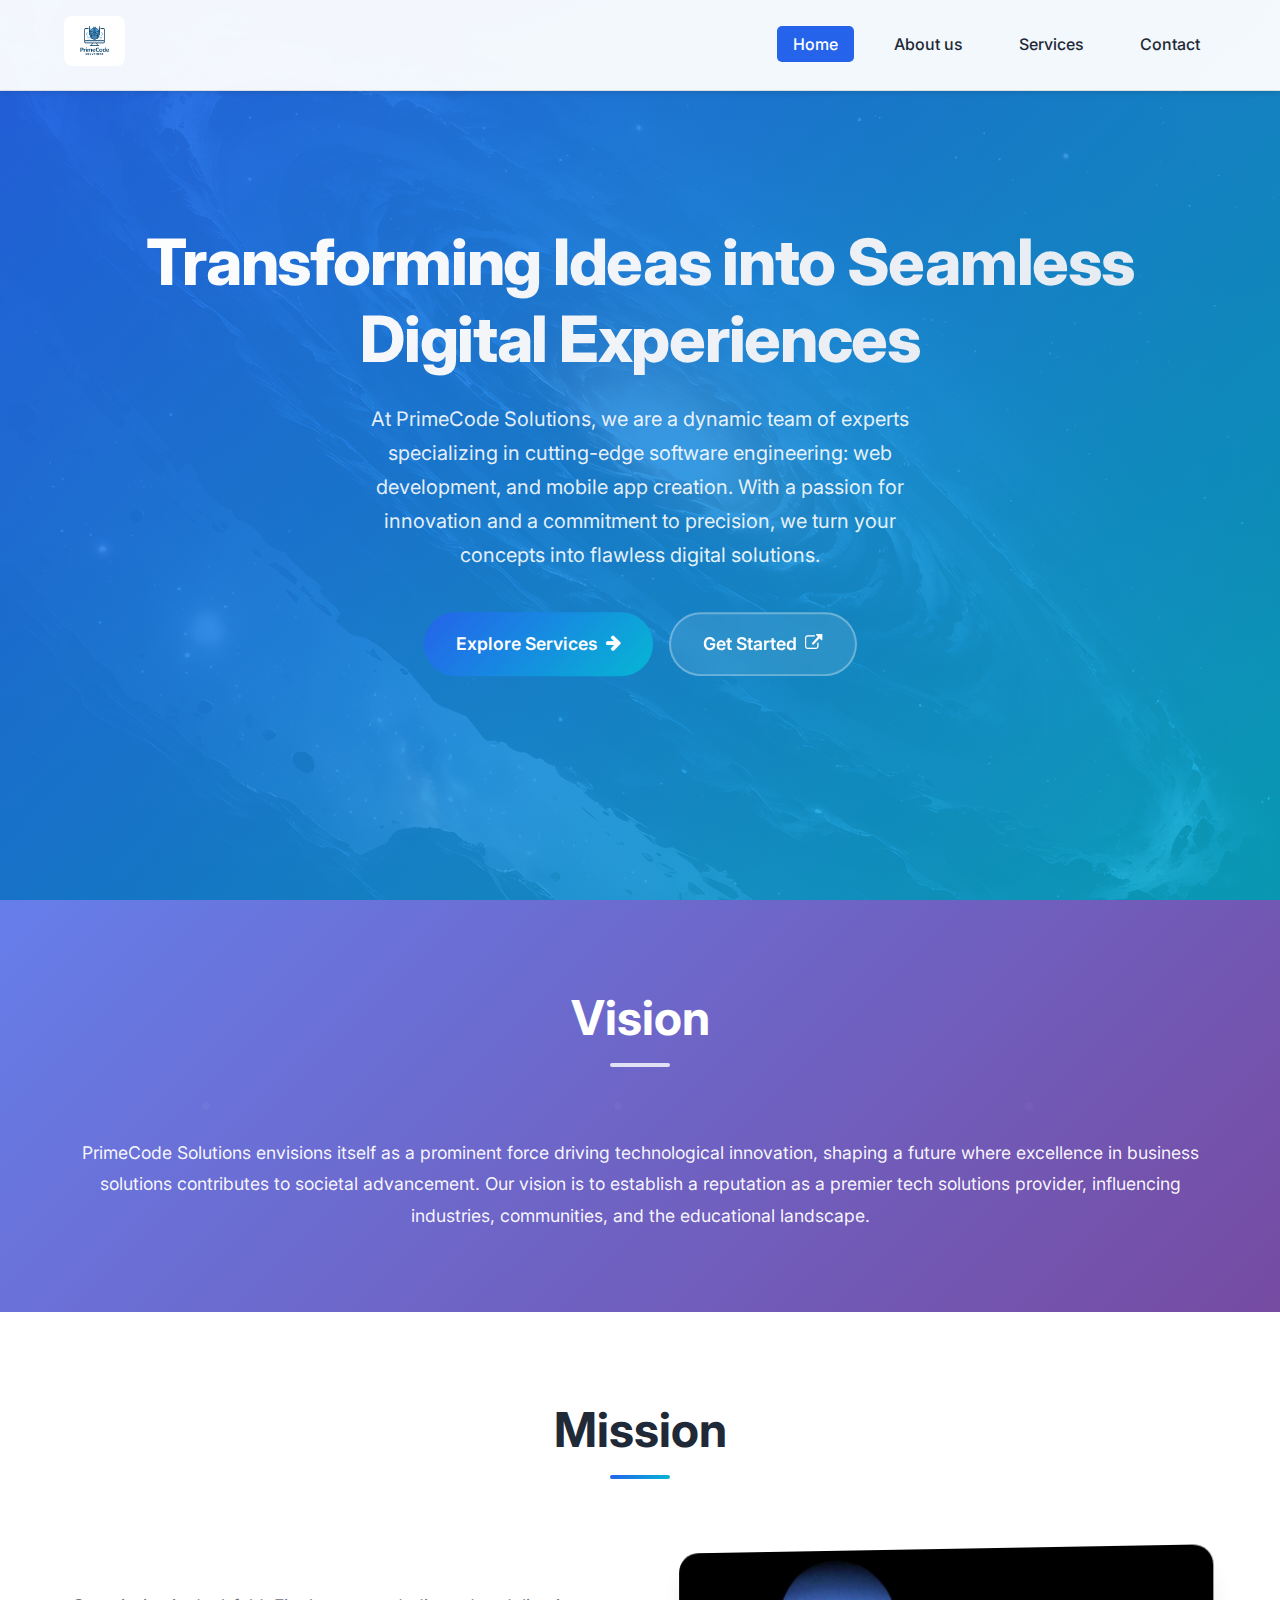
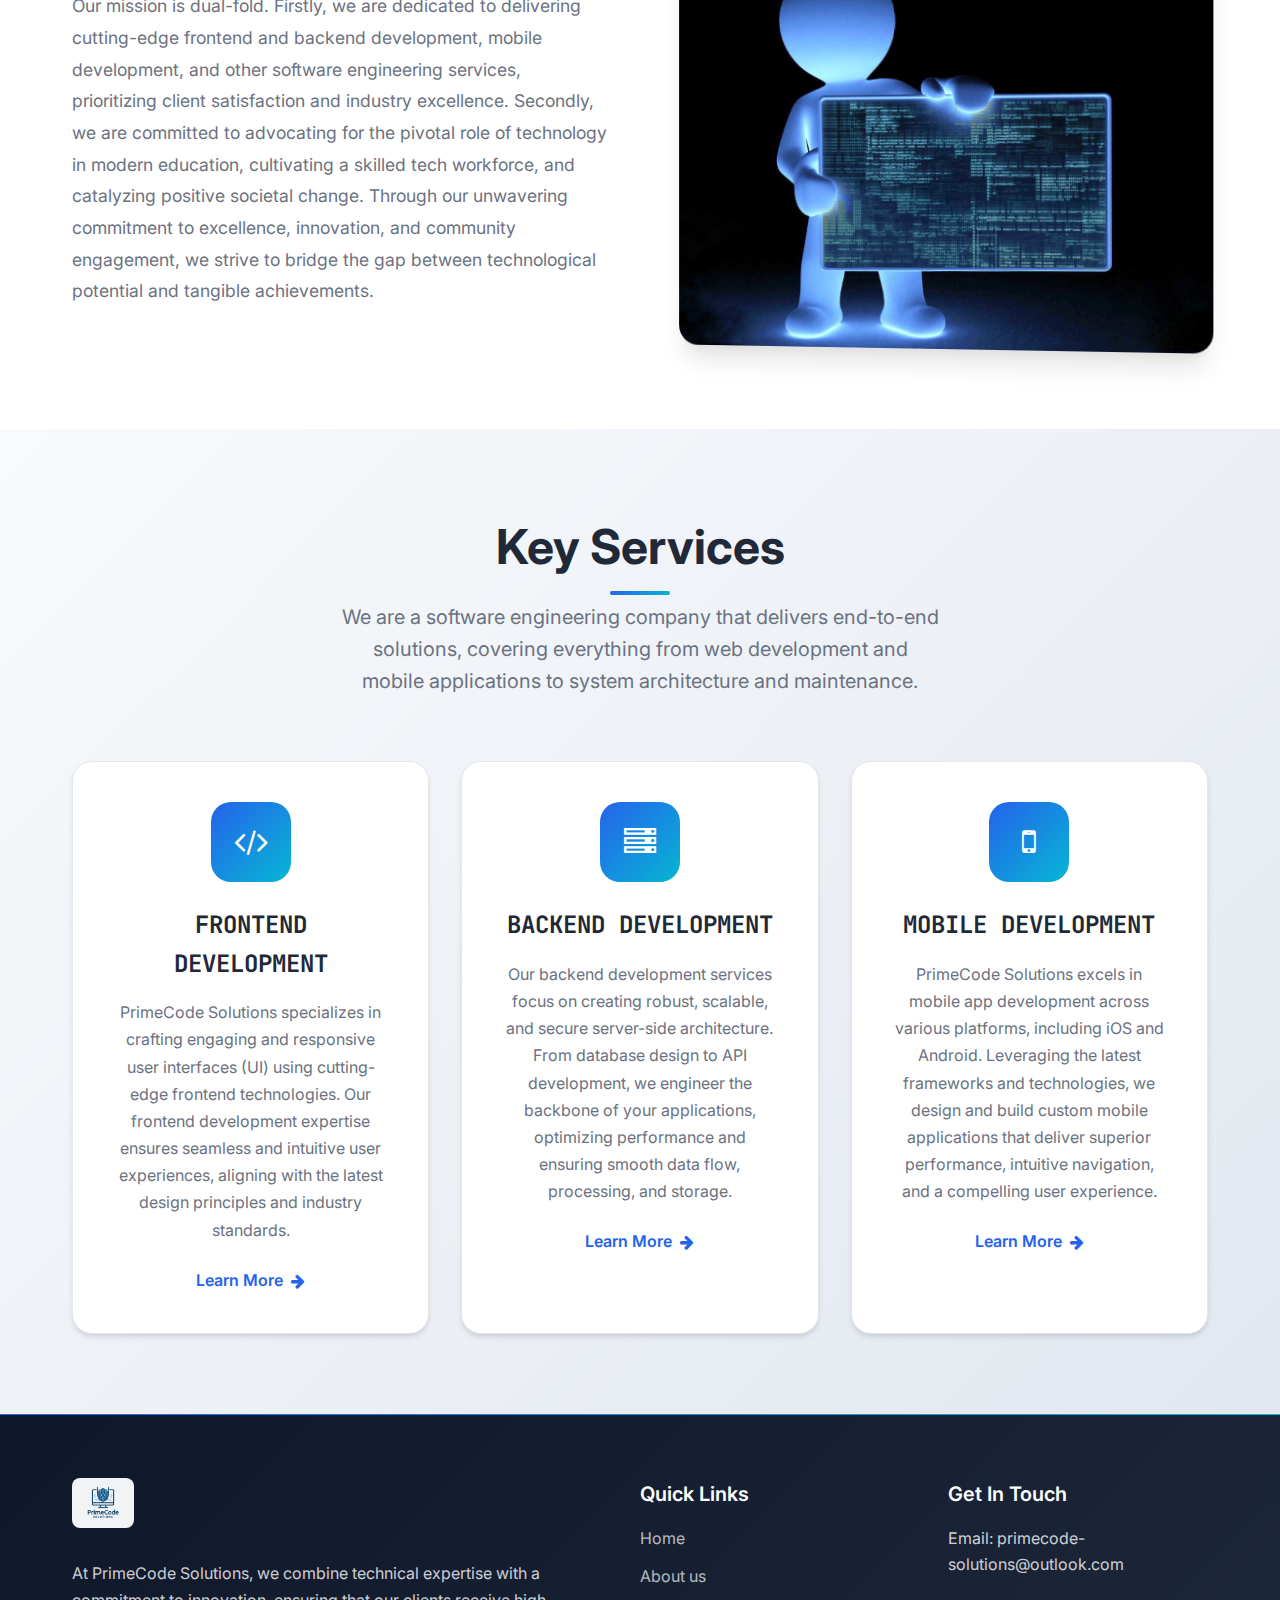
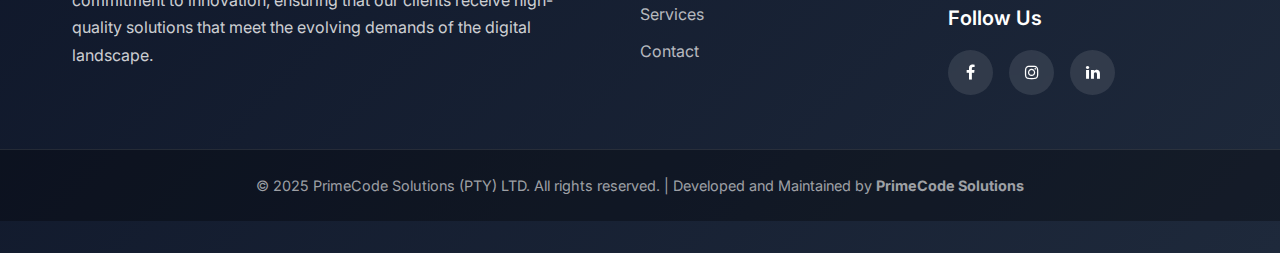
<file: index.html>
<!DOCTYPE html>
<html lang="en">
  <head>
    <meta charset="UTF-8" />
    <meta name="viewport" content="width=device-width, initial-scale=1.0" />
    <meta name="description" content="" />
    <meta name="keywords" content="" />
    <meta name="author" content="Morongwe Molaba" />
    <meta name="robots" content="index, follow" />
    <meta property="og:title" content="" />
    <meta property="og:description" content="" />
    <meta property="og:image" content="/Black_bg.jpg" />

    <!--Page icon-->
    <link rel="icon" href="img/logo.png" type="image/x-icon" />
    <title>PrimeCode Solutions</title>
    <link rel="stylesheet" href="css/homepage.css" />

    <link
      rel="stylesheet"
      href="https://stackpath.bootstrapcdn.com/font-awesome/4.7.0/css/font-awesome.min.css"
    />
  </head>
  <body>
    <section class="header">
      <nav>
        <a href="index.html">
            <img src="img/logo.png" alt="PrimeCode Solutions Logo" class="logo" />
        </a>
        <div class="nav-links" id="navLinks">
          <button class="mobile-close" onclick="hideMenu()">
            <i class="fa fa-times"></i>
          </button>
          <ul>
            <li><a href="index.html" class="active">Home</a></li>
            <li><a href="aboutUs.html">About us</a></li>
            <li><a href="services.html">Services</a></li>
            <li><a href="contact.html">Contact</a></li>
          </ul>
        </div>
        <button class="mobile-menu-toggle" onclick="showMenu()">
          <i class="fa fa-bars"></i>
        </button>
      </nav>
      

      <div class="text-box">
        <h1>
          Transforming Ideas into Seamless Digital Experiences
        </h1>
        <p>
          At PrimeCode Solutions, we are a dynamic team of experts specializing
          in cutting-edge software engineering: web
          development, and mobile app creation. With a passion for innovation
          and a commitment to precision, we turn your concepts into flawless
          digital solutions.
        </p>
        <div class="hero-cta">
          <a href="services.html" class="btn-primary">
            Explore Services
            <i class="fa fa-arrow-right"></i>
          </a>
          <a href="contact.html" class="btn-secondary">
            Get Started
            <i class="fa fa-external-link"></i>
          </a>
        </div>
      </div>
    </section>

    <!--Vision-->
    <div class="main-content">
      <section class="vision section">
        <div class="container">
          <div class="section-header">
            <h2 class="section-title">Vision</h2>
          </div>
          <div class="vision-content">
            <div class="vision-text">
              PrimeCode Solutions envisions itself as a prominent force driving
              technological innovation, shaping a future where excellence in
              business solutions contributes to societal advancement. Our vision
              is to establish a reputation as a premier tech solutions provider,
              influencing industries, communities, and the educational landscape.
            </div>
          </div>
        </div>
      </section>

      <!--Mission-->
      <section class="mission section">
        <div class="container">
          <div class="section-header">
            <h2 class="section-title">Mission</h2>
          </div>
          <div class="mission-content">
            <div class="mission-text">
              Our mission is dual-fold. Firstly, we are dedicated to delivering
              cutting-edge frontend and backend development, mobile development,
              and other software engineering services, prioritizing client
              satisfaction and industry excellence. Secondly, we are committed to
              advocating for the pivotal role of technology in modern education,
              cultivating a skilled tech workforce, and catalyzing positive
              societal change. Through our unwavering commitment to excellence,
              innovation, and community engagement, we strive to bridge the gap
              between technological potential and tangible achievements.
            </div>
            <div class="mission-image">
              <img src="img/mission.jpg" alt="Our Mission" />
            </div>
          </div>
        </div>
      </section>

      <!--Key Services-->
      <section class="key-services section">
        <div class="container">
          <div class="section-header">
            <h2 class="section-title">Key Services</h2>
            <p class="section-subtitle">
              We are a software engineering company that delivers end-to-end
              solutions, covering everything from web development and mobile
              applications to system architecture and maintenance.
            </p>
          </div>
          <div class="services-grid">
            <div class="service-card">
              <div class="service-icon">
                <i class="fa fa-code"></i>
              </div>
              <h2>FRONTEND DEVELOPMENT</h2>
              <p>
                PrimeCode Solutions specializes in crafting engaging and responsive
                user interfaces (UI) using cutting-edge frontend technologies. Our
                frontend development expertise ensures seamless and intuitive user
                experiences, aligning with the latest design principles and industry
                standards.
              </p>
              <a href="services.html" class="service-link">
                Learn More <i class="fa fa-arrow-right"></i>
              </a>
            </div>
            <div class="service-card">
              <div class="service-icon">
                <i class="fa fa-server"></i>
              </div>
              <h2>BACKEND DEVELOPMENT</h2>
              <p>
                Our backend development services focus on creating robust, scalable,
                and secure server-side architecture. From database design to API
                development, we engineer the backbone of your applications,
                optimizing performance and ensuring smooth data flow, processing,
                and storage.
              </p>
              <a href="services.html" class="service-link">
                Learn More <i class="fa fa-arrow-right"></i>
              </a>
            </div>
            <div class="service-card">
              <div class="service-icon">
                <i class="fa fa-mobile"></i>
              </div>
              <h2>MOBILE DEVELOPMENT</h2>
              <p>
                PrimeCode Solutions excels in mobile app development across various
                platforms, including iOS and Android. Leveraging the latest
                frameworks and technologies, we design and build custom mobile
                applications that deliver superior performance, intuitive
                navigation, and a compelling user experience.
              </p>
              <a href="services.html" class="service-link">
                Learn More <i class="fa fa-arrow-right"></i>
              </a>
            </div>
          </div>
        </div>
      </section>
    </div>

    <!--Footer-->
    <footer class="footer">
      <div class="footer-content">
        <div class="footer-section">
          <a href="index.html">
            <img src="img/logo.png" alt="PrimeCode Solutions Logo" class="footer-logo" />
          </a>  
          <p class="footer-description">
            At PrimeCode Solutions, we combine technical expertise with a
            commitment to innovation, ensuring that our clients receive
            high-quality solutions that meet the evolving demands of the digital
            landscape.
          </p>
        </div>
        
        <div class="footer-section">
          <h3>Quick Links</h3>
          <ul class="footer-nav">
            <li><a href="index.html">Home</a></li>
            <li><a href="aboutUs.html">About us</a></li>
            <li><a href="services.html">Services</a></li>
            <li><a href="contact.html">Contact</a></li>
          </ul>
        </div>
        
        <div class="footer-section">
          <h3>Get In Touch</h3>
          <div class="contact-info">
            <p>Email: primecode-solutions@outlook.com</p>
          </div>
          <h3>Follow Us</h3>
          <div class="social-icons">
            <a href="https://web.facebook.com/natasha.molaba" target="_blank" class="social-icon">
              <i class="fa fa-facebook"></i>
            </a>
            <a href="https://www.instagram.com/primecode_solutions/" target="_blank" class="social-icon">
              <i class="fa fa-instagram"></i>
            </a>
            <a href="#" target="_blank" class="social-icon">
              <i class="fa fa-linkedin"></i>
            </a>
          </div>
        </div>
      </div>
      
      <div class="footer-bottom">
        <p>
          &copy; 2025 PrimeCode Solutions (PTY) LTD. All rights reserved. | Developed and Maintained by <strong>PrimeCode Solutions</strong>
        </p>
      </div>
    </footer>

    <!--JS for Toggle Menu-->
    <script>
      function showMenu() {
        const navLinks = document.getElementById("navLinks");
        navLinks.classList.add("active");
        document.body.style.overflow = "hidden";
      }

      function hideMenu() {
        const navLinks = document.getElementById("navLinks");
        navLinks.classList.remove("active");
        document.body.style.overflow = "auto";
      }

      // Close menu when clicking on a link
      const navLinkElements = document.querySelectorAll('.nav-links a');
      for (let i = 0; i < navLinkElements.length; i++) {
        navLinkElements[i].onclick = hideMenu;
      }
      
      // Ensure close button works - multiple approaches
      const closeButton = document.querySelector('.mobile-close');
      if (closeButton) {
        closeButton.onclick = hideMenu;
        closeButton.addEventListener('click', hideMenu);
      }
      
      // Event delegation for close button
      document.addEventListener('click', function(event) {
        if (event.target.closest('.mobile-close')) {
          hideMenu();
        }
      });

      // Close menu when clicking outside
      document.onclick = function(event) {
        const navLinks = document.getElementById("navLinks");
        const menuToggle = document.querySelector('.mobile-menu-toggle');
        
        // Check if the menu is active and the click is outside the menu content
        if (navLinks && navLinks.classList.contains('active') && menuToggle && 
            !navLinks.contains(event.target) && !menuToggle.contains(event.target)) {
          hideMenu();
        }
      };
    </script>
  </body>
</html>
</file>
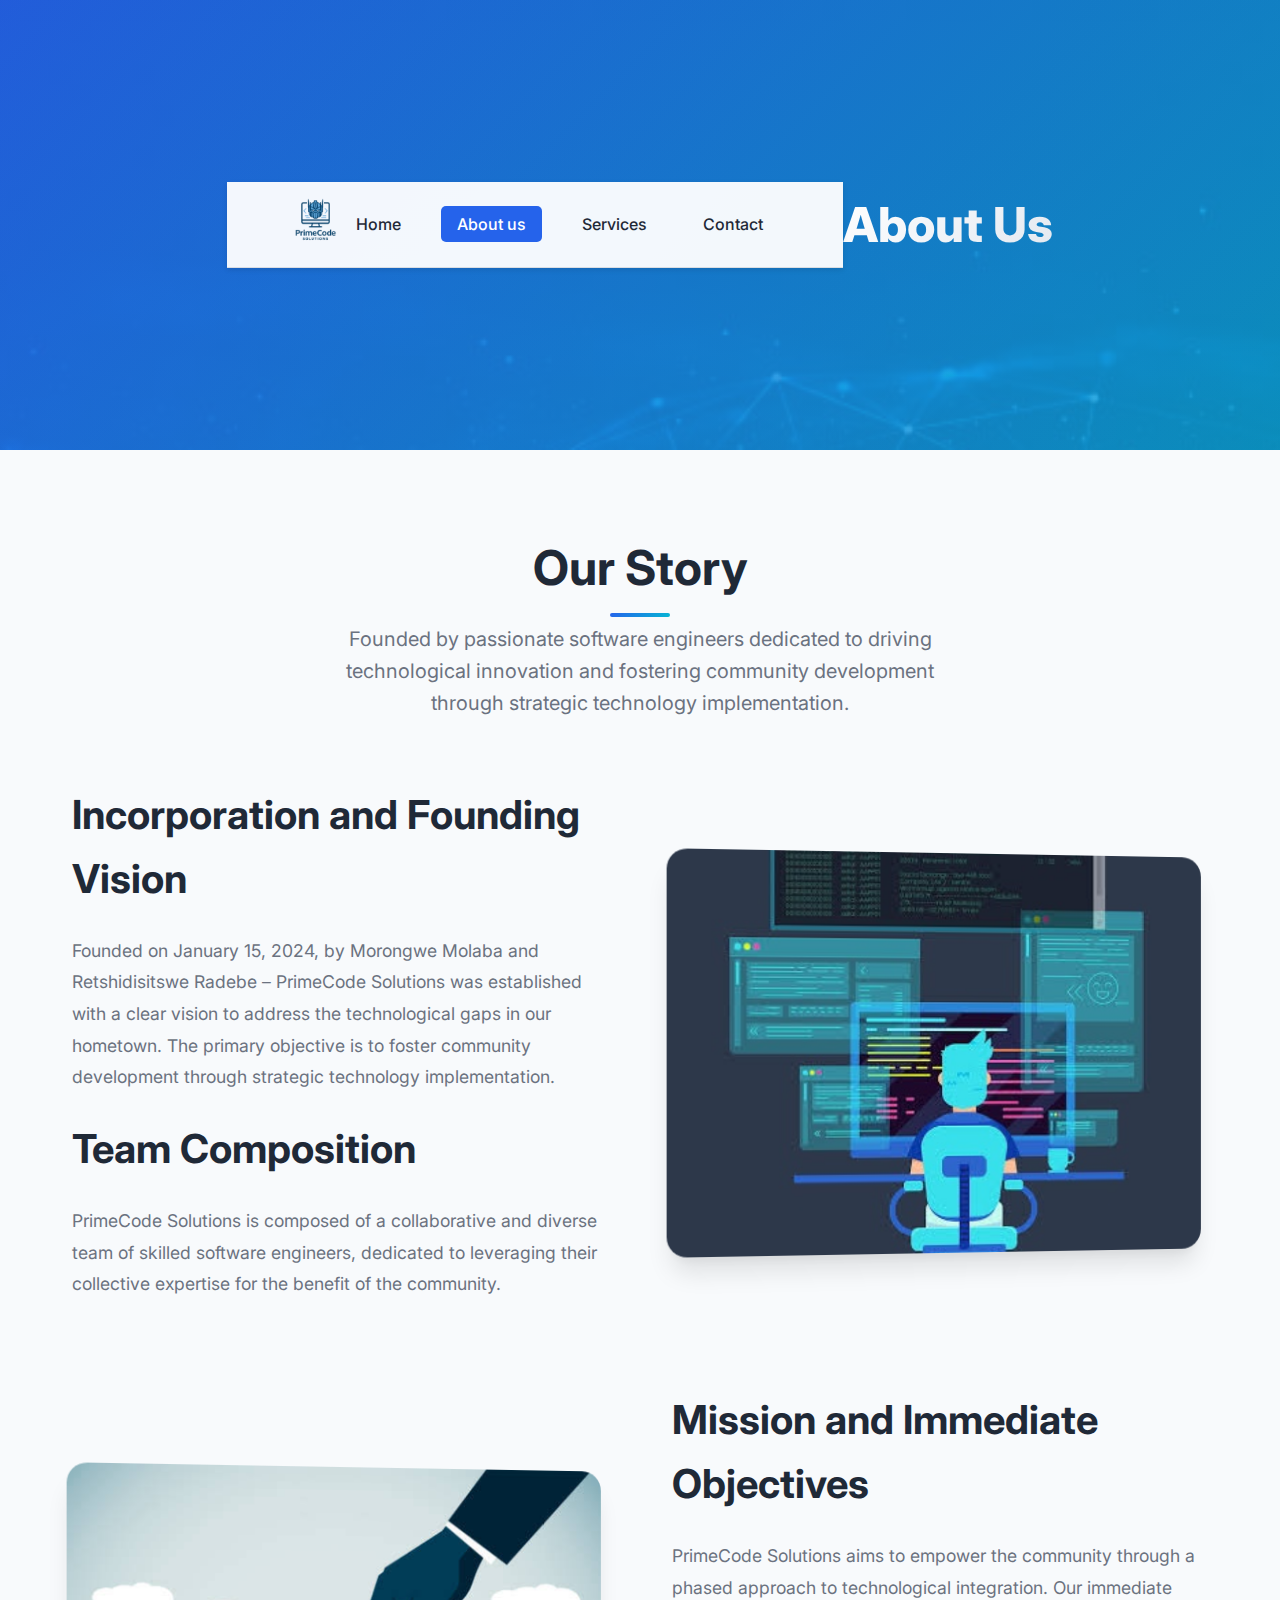
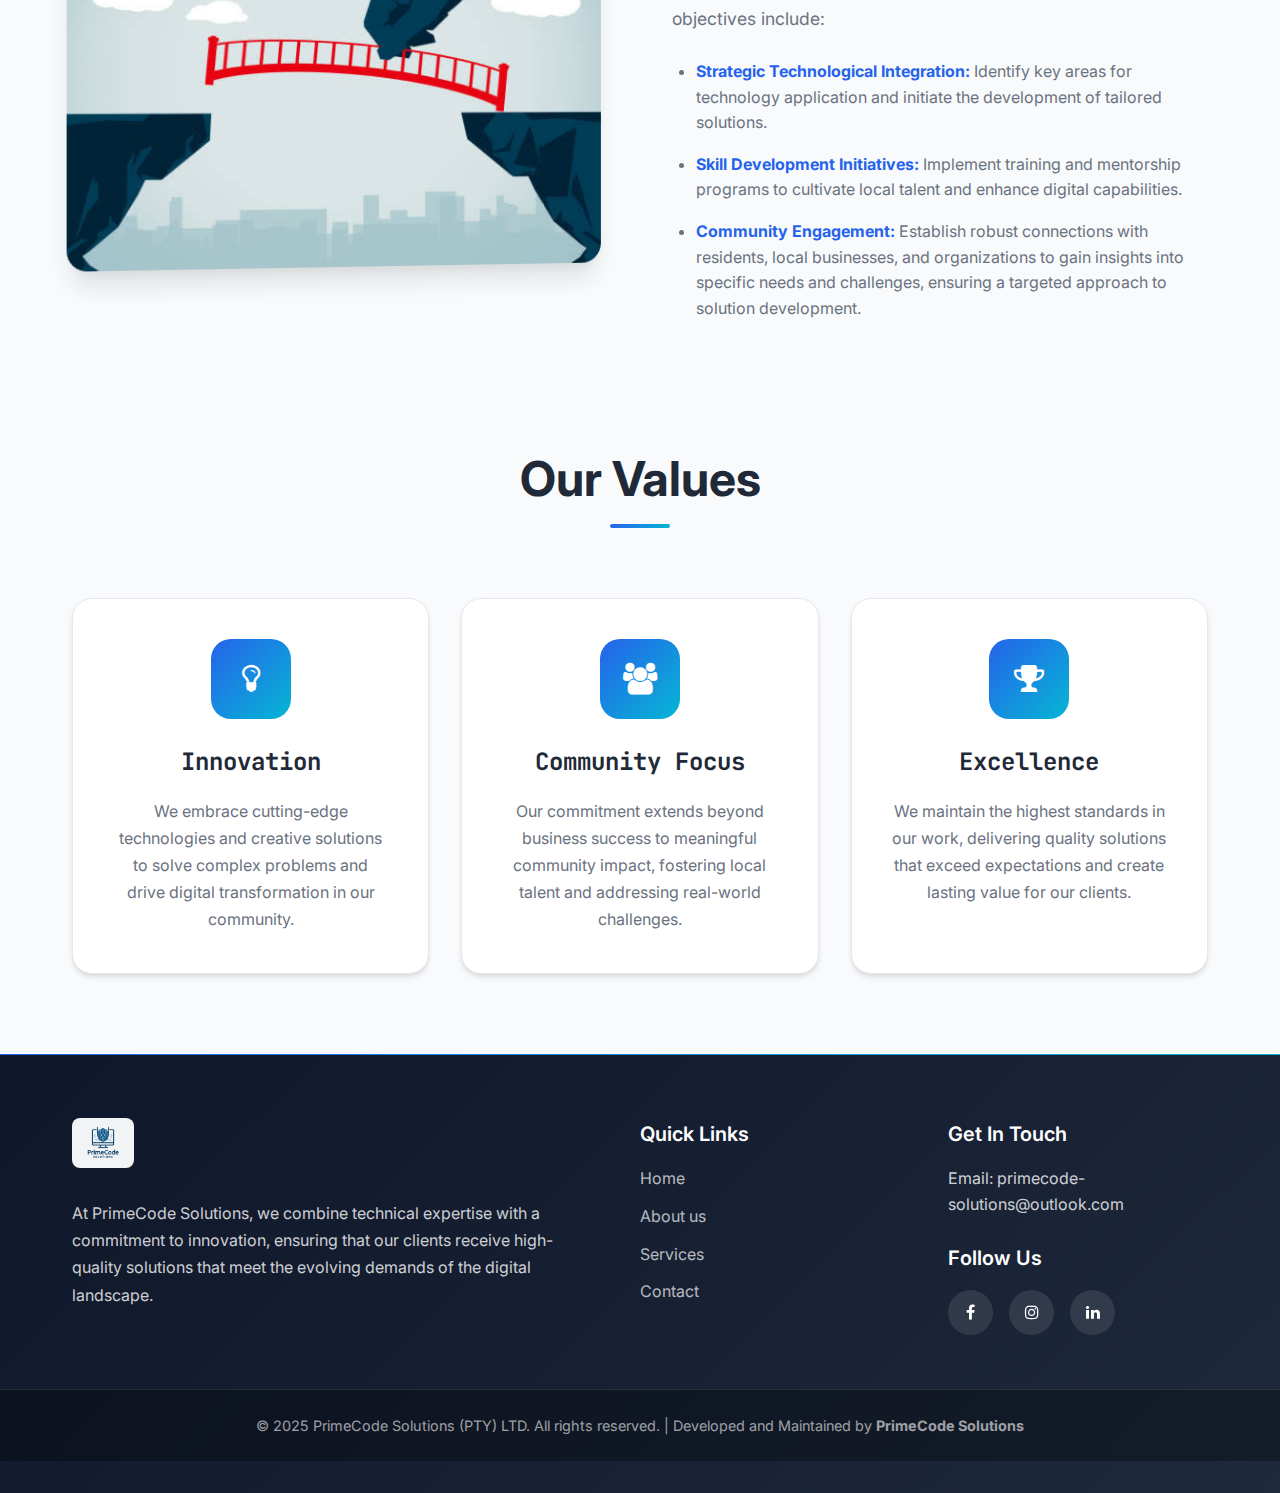
<file: aboutUs.html>
<!DOCTYPE html>
<html lang="en">
<head>
  <meta charset="UTF-8">
  <meta name="viewport" content="width=device-width, initial-scale=1.0">
  <meta name="description" content="Learn about PrimeCode Solutions - founded by experienced software engineers to drive technological innovation and community development." />
  <meta name="keywords" content="about us, software engineering company, PrimeCode Solutions, technology solutions" />
  <meta name="author" content="Morongwe Molaba" />
  <meta name="robots" content="index, follow" />
  <meta property="og:title" content="About PrimeCode Solutions - Our Story & Mission" />
  <meta property="og:description" content="Discover our journey from founding to becoming a premier tech solutions provider focused on community development and innovation." />
  <meta property="og:image" content="/img/about.jpg" />

  <!--Page icon-->
  <link rel="icon" href="img/logo.png" type="image/x-icon" />
  <title>About Us - PrimeCode Solutions</title>

  <link rel="stylesheet" href="css/general.css">
  <link rel="stylesheet" href="https://stackpath.bootstrapcdn.com/font-awesome/4.7.0/css/font-awesome.min.css">
</head>
<body>
  <!--Header-->
  <section class="sub-header">
    <nav>
      <a href="index.html">
        <img src="img/logo.png" alt="PrimeCode Solutions Logo" class="logo" />
      </a>
      <div class="nav-links" id="navLinks">
        <button class="mobile-close" onclick="hideMenu()">
          <i class="fa fa-times"></i>
        </button>
        <ul>
          <li><a href="index.html">Home</a></li>
          <li><a href="aboutUs.html" class="active">About us</a></li>
          <li><a href="services.html">Services</a></li>
          <li><a href="contact.html">Contact</a></li>
        </ul>
      </div>
      <button class="mobile-menu-toggle" onclick="showMenu()">
        <i class="fa fa-bars"></i>
      </button>
    </nav>

    <h1>About Us</h1>
  </section>

  <!--Main Content-->
  <div class="main-content">
    <!--About Us content-->
    <section class="about-us">
      <div class="container">
        <div class="section-header">
          <h2 class="section-title">Our Story</h2>
          <p class="section-subtitle">
            Founded by passionate software engineers dedicated to driving technological innovation 
            and fostering community development through strategic technology implementation.
          </p>
        </div>

        <div class="about-content">
          <div class="about-text">
            <h1>Incorporation and Founding Vision</h1>
            <p>
              Founded on January 15, 2024, by Morongwe Molaba and Retshidisitswe Radebe – 
              PrimeCode Solutions was established with a clear 
              vision to address the technological gaps in our hometown. The primary objective 
              is to foster community development through strategic technology implementation.
            </p>
            <h1>Team Composition</h1>
            <p>
              PrimeCode Solutions is composed of a collaborative and diverse team of skilled 
              software engineers, dedicated to leveraging their collective expertise for the 
              benefit of the community.
            </p>
          </div>
          <div class="about-image">
            <img src="img/about.jpg" alt="About PrimeCode Solutions">
          </div>
        </div>

        <div class="about-content" style="margin-top: 4rem;">
          <div class="about-image">
            <img src="img/gap.jpeg" alt="Bridging Technology Gap">
          </div>
          <div class="about-text">
            <h1>Mission and Immediate Objectives</h1>
            <p>
              PrimeCode Solutions aims to empower the community through a phased approach 
              to technological integration. Our immediate objectives include:
            </p>
            <ul style="margin: 1.5rem 0; padding-left: 1.5rem; color: var(--text-secondary);">
              <li style="margin-bottom: 1rem;">
                <strong style="color: var(--primary-color);">Strategic Technological Integration:</strong> 
                Identify key areas for technology application and initiate the development of tailored solutions.
              </li>
              <li style="margin-bottom: 1rem;">
                <strong style="color: var(--primary-color);">Skill Development Initiatives:</strong> 
                Implement training and mentorship programs to cultivate local talent and enhance digital capabilities.
              </li>
              <li style="margin-bottom: 1rem;">
                <strong style="color: var(--primary-color);">Community Engagement:</strong> 
                Establish robust connections with residents, local businesses, and organizations to gain 
                insights into specific needs and challenges, ensuring a targeted approach to solution development.
              </li>
            </ul>
          </div>
        </div>

        <!-- Values Section -->
        <div class="section-header" style="margin-top: 6rem;">
          <h2 class="section-title">Our Values</h2>
        </div>
        
        <div class="services-grid">
          <div class="service-card">
            <div class="service-icon">
              <i class="fa fa-lightbulb-o"></i>
            </div>
            <h2>Innovation</h2>
            <p>
              We embrace cutting-edge technologies and creative solutions to solve complex problems 
              and drive digital transformation in our community.
            </p>
          </div>
          <div class="service-card">
            <div class="service-icon">
              <i class="fa fa-users"></i>
            </div>
            <h2>Community Focus</h2>
            <p>
              Our commitment extends beyond business success to meaningful community impact, 
              fostering local talent and addressing real-world challenges.
            </p>
          </div>
          <div class="service-card">
            <div class="service-icon">
              <i class="fa fa-trophy"></i>
            </div>
            <h2>Excellence</h2>
            <p>
              We maintain the highest standards in our work, delivering quality solutions that 
              exceed expectations and create lasting value for our clients.
            </p>
          </div>
        </div>
      </div>
    </section>
  </div>

  <!--Footer-->
  <footer class="footer">
    <div class="footer-content">
      <div class="footer-section">
        <a href="index.html">
          <img src="img/logo.png" alt="PrimeCode Solutions Logo" class="footer-logo" />
        </a>  
        <p class="footer-description">
          At PrimeCode Solutions, we combine technical expertise with a
          commitment to innovation, ensuring that our clients receive
          high-quality solutions that meet the evolving demands of the digital
          landscape.
        </p>
      </div>
      
      <div class="footer-section">
        <h3>Quick Links</h3>
        <ul class="footer-nav">
          <li><a href="index.html">Home</a></li>
          <li><a href="aboutUs.html">About us</a></li>
          <li><a href="services.html">Services</a></li>
          <li><a href="contact.html">Contact</a></li>
        </ul>
      </div>
      
      <div class="footer-section">
        <h3>Get In Touch</h3>
        <div class="contact-info">
          <p>Email: primecode-solutions@outlook.com</p>
        </div>
        <h3>Follow Us</h3>
        <div class="social-icons">
          <a href="https://web.facebook.com/natasha.molaba" target="_blank" class="social-icon">
            <i class="fa fa-facebook"></i>
          </a>
          <a href="https://www.instagram.com/primecode_solutions/" target="_blank" class="social-icon">
            <i class="fa fa-instagram"></i>
          </a>
          <a href="#" target="_blank" class="social-icon">
            <i class="fa fa-linkedin"></i>
          </a>
        </div>
      </div>
    </div>
    
    <div class="footer-bottom">
      <p>
          &copy; 2025 PrimeCode Solutions (PTY) LTD. All rights reserved. | Developed and Maintained by <strong>PrimeCode Solutions</strong>
      </p>
    </div>
  </footer>

  <!--JS for Toggle Menu-->
  <script>
    function showMenu() {
      const navLinks = document.getElementById("navLinks");
      navLinks.classList.add("active");
      document.body.style.overflow = "hidden";
    }

    function hideMenu() {
      const navLinks = document.getElementById("navLinks");
      navLinks.classList.remove("active");
      document.body.style.overflow = "auto";
    }

    // Close menu when clicking on a link
    const navLinkElements = document.querySelectorAll('.nav-links a');
    for (let i = 0; i < navLinkElements.length; i++) {
      navLinkElements[i].onclick = hideMenu;
    }
    
    // Ensure close button works - multiple approaches
    const closeButton = document.querySelector('.mobile-close');
    if (closeButton) {
      closeButton.onclick = hideMenu;
      closeButton.addEventListener('click', hideMenu);
    }
    
    // Event delegation for close button
    document.addEventListener('click', function(event) {
      if (event.target.closest('.mobile-close')) {
        hideMenu();
      }
    });

    // Close menu when clicking outside
    document.onclick = function(event) {
      const navLinks = document.getElementById("navLinks");
      const menuToggle = document.querySelector('.mobile-menu-toggle');
      if (navLinks && menuToggle && !navLinks.contains(event.target) && !menuToggle.contains(event.target)) {
        hideMenu();
      }
    };
  </script>
</body>
</html>
</file>
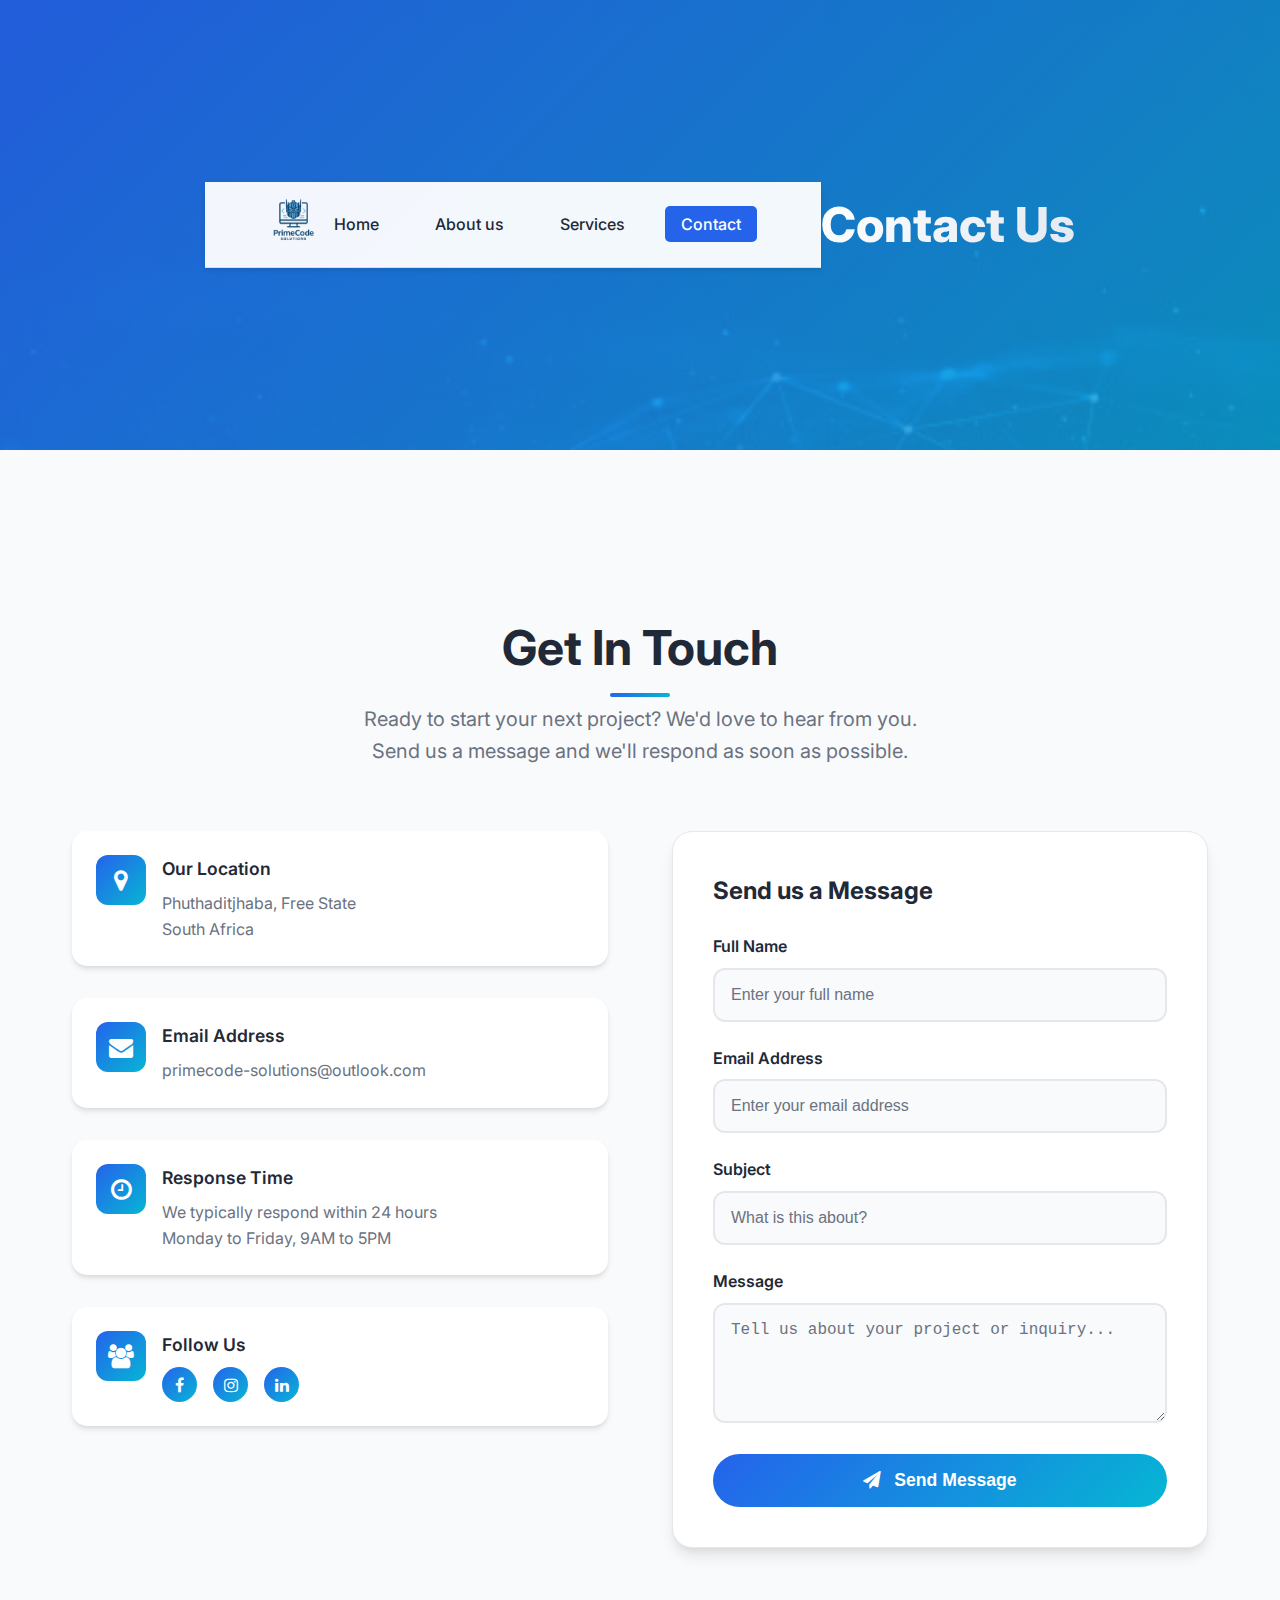
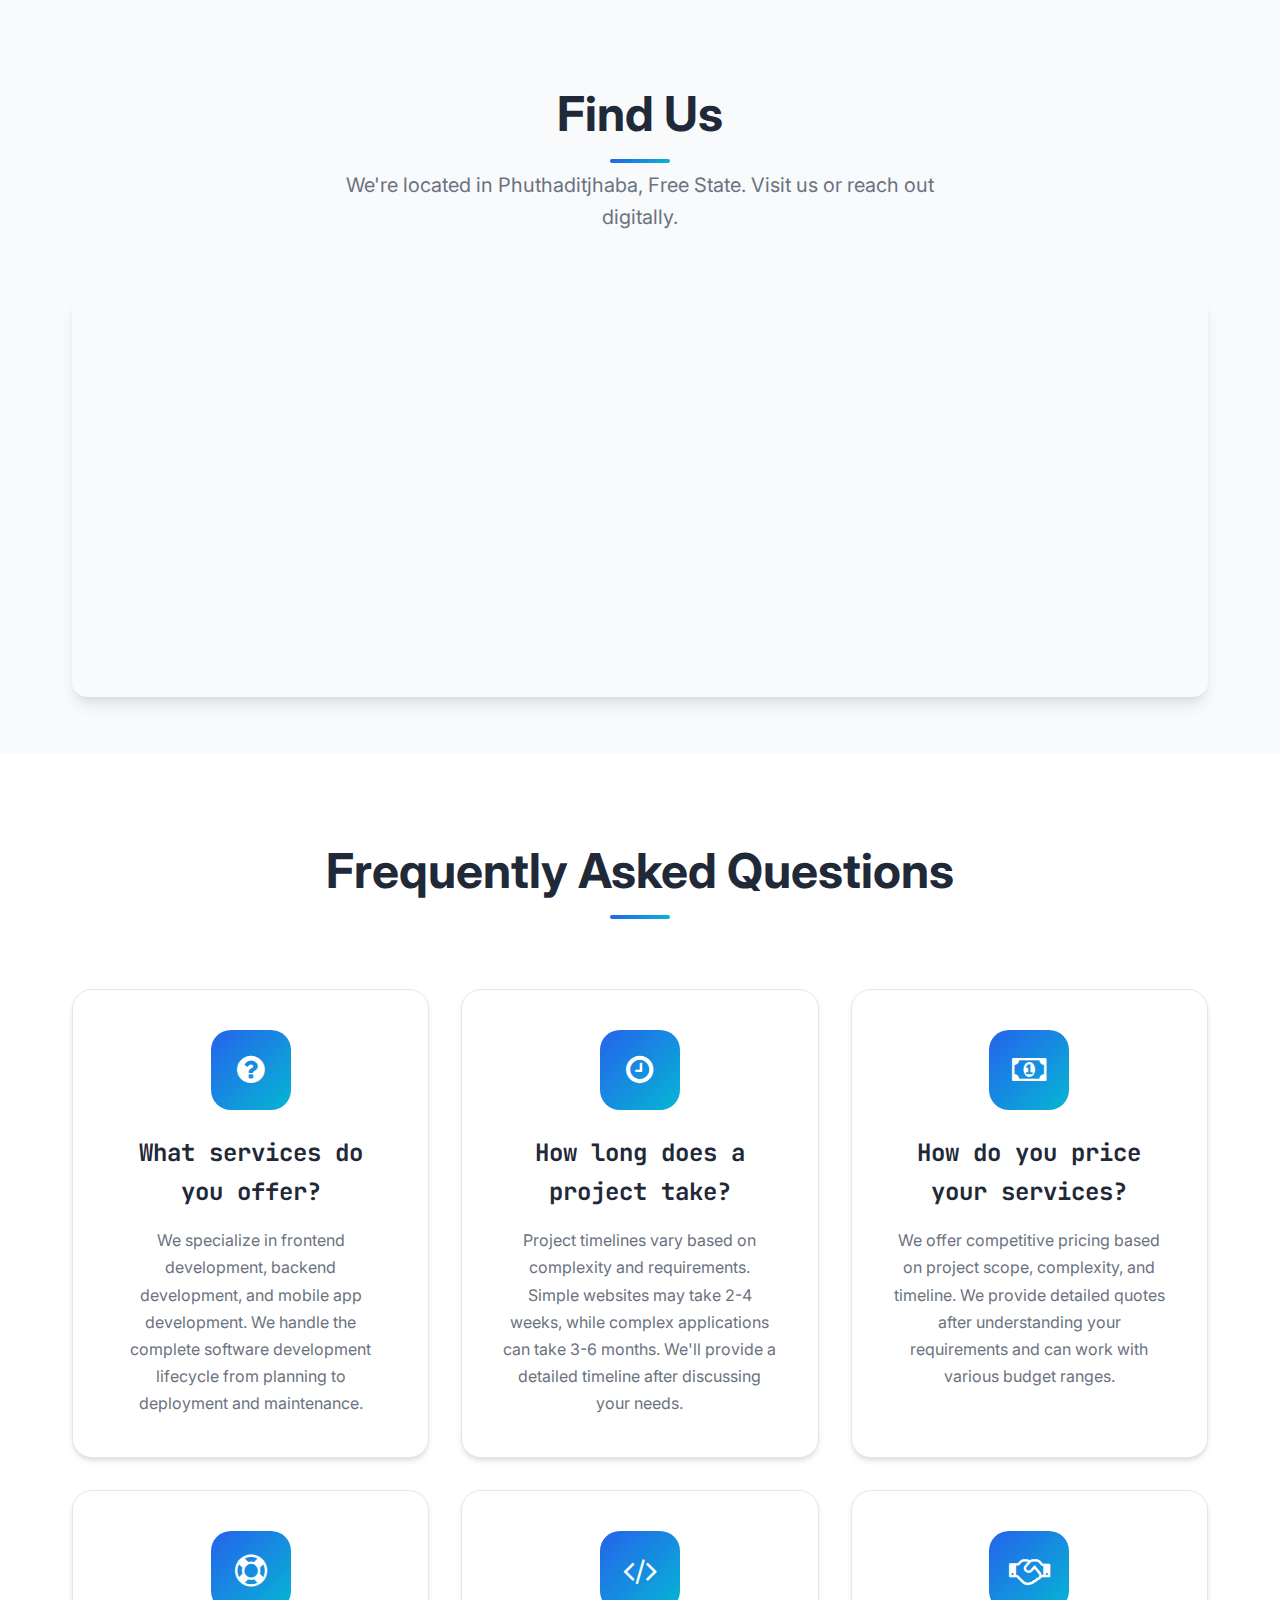
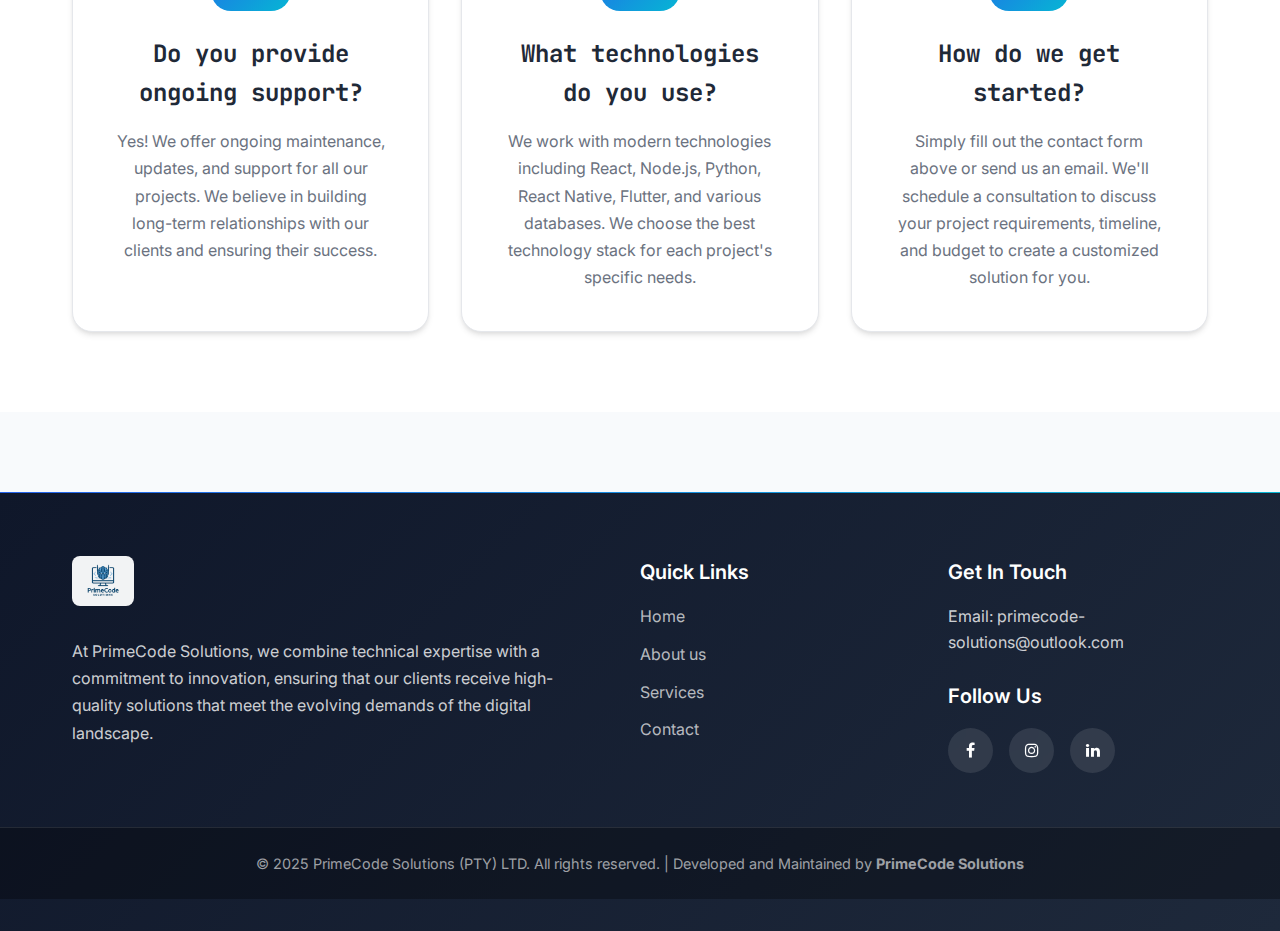
<file: contact.html>
<!DOCTYPE html>
<html lang="en">
  <head>
    <meta charset="UTF-8" />
    <meta name="viewport" content="width=device-width, initial-scale=1.0" />
    <meta name="description" content="Get in touch with PrimeCode Solutions for professional software engineering services. Contact us for frontend, backend, and mobile development projects." />
    <meta name="keywords" content="contact PrimeCode Solutions, software development contact, get in touch, project inquiry" />
    <meta name="author" content="Morongwe Molaba" />
    <meta name="robots" content="index, follow" />
    <meta property="og:title" content="Contact Us - PrimeCode Solutions" />
    <meta property="og:description" content="Ready to start your next software project? Contact PrimeCode Solutions today for professional development services." />
    <meta property="og:image" content="/img/logo.png" />

    <!--Page icon-->
    <link rel="icon" href="img/logo.png" type="image/x-icon" />
    <title>Contact Us - PrimeCode Solutions</title>

    <link rel="stylesheet" href="css/general.css" />
    <link
      rel="stylesheet"
      href="https://stackpath.bootstrapcdn.com/font-awesome/4.7.0/css/font-awesome.min.css"
    />
  </head>
  <body>
    <!--Header-->
    <section class="sub-header">
      <nav>
        <a href="index.html">
          <img src="img/logo.png" alt="PrimeCode Solutions Logo" class="logo" />
        </a>
        <div class="nav-links" id="navLinks">
          <button class="mobile-close" onclick="hideMenu()">
            <i class="fa fa-times"></i>
          </button>
          <ul>
            <li><a href="index.html">Home</a></li>
            <li><a href="aboutUs.html">About us</a></li>
            <li><a href="services.html">Services</a></li>
            <li><a href="contact.html" class="active">Contact</a></li>
          </ul>
        </div>
        <button class="mobile-menu-toggle" onclick="showMenu()">
          <i class="fa fa-bars"></i>
        </button>
      </nav>

      <h1>Contact Us</h1>
    </section>

    <!--Main Content-->
    <div class="main-content">
      <!--Contact Information-->
      <section class="contact-us">
        <div class="container">
          <div class="section-header">
            <h2 class="section-title">Get In Touch</h2>
            <p class="section-subtitle">
              Ready to start your next project? We'd love to hear from you. 
              Send us a message and we'll respond as soon as possible.
            </p>
          </div>

          <div class="contact-content">
            <div class="contact-info-section">
              <div class="contact-item">
                <div class="contact-icon">
                  <i class="fa fa-map-marker"></i>
                </div>
                <div class="contact-details">
                  <h5>Our Location</h5>
                  <p>Phuthaditjhaba, Free State<br>South Africa</p>
                </div>
              </div>

              <div class="contact-item">
                <div class="contact-icon">
                  <i class="fa fa-envelope"></i>
                </div>
                <div class="contact-details">
                  <h5>Email Address</h5>
                  <p>primecode-solutions@outlook.com</p>
                </div>
              </div>

              <div class="contact-item">
                <div class="contact-icon">
                  <i class="fa fa-clock-o"></i>
                </div>
                <div class="contact-details">
                  <h5>Response Time</h5>
                  <p>We typically respond within 24 hours<br>Monday to Friday, 9AM to 5PM</p>
                </div>
              </div>

              <div class="contact-item">
                <div class="contact-icon">
                  <i class="fa fa-users"></i>
                </div>
                <div class="contact-details">
                  <h5>Follow Us</h5>
                  <div class="social-icons" style="margin-top: 0.5rem;">
                    <a href="https://web.facebook.com/natasha.molaba" target="_blank" class="social-icon" style="width: 35px; height: 35px; background: var(--gradient-primary); color: white;">
                      <i class="fa fa-facebook"></i>
                    </a>
                    <a href="https://www.instagram.com/primecode_solutions/" target="_blank" class="social-icon" style="width: 35px; height: 35px; background: var(--gradient-primary); color: white;">
                      <i class="fa fa-instagram"></i>
                    </a>
                    <a href="#" target="_blank" class="social-icon" style="width: 35px; height: 35px; background: var(--gradient-primary); color: white;">
                      <i class="fa fa-linkedin"></i>
                    </a>
                  </div>
                </div>
              </div>
            </div>

            <div class="contact-form">
              <h3 style="margin-bottom: 1.5rem; color: var(--text-primary); font-size: 1.5rem; font-weight: 700;">
                Send us a Message
              </h3>
              
              <!-- Success/Error Messages -->
              <div id="formMessages" style="margin-bottom: 1.5rem; display: none;">
                <div id="successMessage" style="background: #d4edda; color: #155724; padding: 1rem; border-radius: 8px; border: 1px solid #c3e6cb; display: none;">
                  <i class="fa fa-check-circle" style="margin-right: 0.5rem;"></i>
                  <strong>Message sent successfully!</strong> We'll get back to you within 24 hours.
                </div>
                <div id="errorMessage" style="background: #f8d7da; color: #721c24; padding: 1rem; border-radius: 8px; border: 1px solid #f5c6cb; display: none;">
                  <i class="fa fa-exclamation-triangle" style="margin-right: 0.5rem;"></i>
                  <strong>Oops!</strong> Something went wrong. Please try again or email us directly.
                </div>
              </div>
              
              <form action="https://formspree.io/f/xdkdgdzz" method="POST" id="contactForm">
                <div class="form-group">
                  <label for="name">Full Name</label>
                  <input
                    type="text"
                    id="name"
                    name="name"
                    class="form-control"
                    placeholder="Enter your full name"
                    required
                  />
                </div>

                <div class="form-group">
                  <label for="email">Email Address</label>
                  <input
                    type="email"
                    id="email"
                    name="email"
                    class="form-control"
                    placeholder="Enter your email address"
                    required
                  />
                </div>

                <div class="form-group">
                  <label for="subject">Subject</label>
                  <input
                    type="text"
                    id="subject"
                    name="subject"
                    class="form-control"
                    placeholder="What is this about?"
                    required
                  />
                </div>

                <div class="form-group">
                  <label for="message">Message</label>
                  <textarea
                    id="message"
                    name="message"
                    class="form-control"
                    placeholder="Tell us about your project or inquiry..."
                    required
                  ></textarea>
                </div>

                <button type="submit" class="btn-submit">
                  <i class="fa fa-paper-plane" style="margin-right: 0.5rem;"></i>
                  Send Message
                </button>
              </form>
            </div>
          </div>
        </div>
      </section>

      <!--Location Map-->
      <section class="location">
        <div class="container">
          <div class="section-header">
            <h2 class="section-title">Find Us</h2>
            <p class="section-subtitle">
              We're located in Phuthaditjhaba, Free State. Visit us or reach out digitally.
            </p>
          </div>
          <iframe
            src="https://www.google.com/maps/embed?pb=!1m18!1m12!1m3!1d224262.87157409827!2d28.653416579755778!3d-28.566538435140814!2m3!1f0!2f0!3f0!3m2!1i1024!2i768!4f13.1!3m3!1m2!1s0x1ef2b0f9699e0c9b%3A0x23ea9ed3793f6557!2sPhuthaditjhaba!5e0!3m2!1sen!2sza!4v1707415087183!5m2!1sen!2sza"
            width="100%"
            height="450"
            style="border: 0"
            allowfullscreen=""
            loading="lazy"
            referrerpolicy="no-referrer-when-downgrade"
          ></iframe>
        </div>
      </section>

      <!-- FAQ Section -->
      <section style="background: var(--card-background); padding: 5rem 0;">
        <div class="container">
          <div class="section-header">
            <h2 class="section-title">Frequently Asked Questions</h2>
          </div>
          
          <div class="services-grid">
            <div class="service-card">
              <div class="service-icon">
                <i class="fa fa-question-circle"></i>
              </div>
              <h2>What services do you offer?</h2>
              <p>
                We specialize in frontend development, backend development, and mobile 
                app development. We handle the complete software development lifecycle 
                from planning to deployment and maintenance.
              </p>
            </div>

            <div class="service-card">
              <div class="service-icon">
                <i class="fa fa-clock-o"></i>
              </div>
              <h2>How long does a project take?</h2>
              <p>
                Project timelines vary based on complexity and requirements. Simple 
                websites may take 2-4 weeks, while complex applications can take 
                3-6 months. We'll provide a detailed timeline after discussing your needs.
              </p>
            </div>

            <div class="service-card">
              <div class="service-icon">
                <i class="fa fa-money"></i>
              </div>
              <h2>How do you price your services?</h2>
              <p>
                We offer competitive pricing based on project scope, complexity, and 
                timeline. We provide detailed quotes after understanding your requirements 
                and can work with various budget ranges.
              </p>
            </div>

            <div class="service-card">
              <div class="service-icon">
                <i class="fa fa-support"></i>
              </div>
              <h2>Do you provide ongoing support?</h2>
              <p>
                Yes! We offer ongoing maintenance, updates, and support for all our 
                projects. We believe in building long-term relationships with our 
                clients and ensuring their success.
              </p>
            </div>

            <div class="service-card">
              <div class="service-icon">
                <i class="fa fa-code"></i>
              </div>
              <h2>What technologies do you use?</h2>
              <p>
                We work with modern technologies including React, Node.js, Python, 
                React Native, Flutter, and various databases. We choose the best 
                technology stack for each project's specific needs.
              </p>
            </div>

            <div class="service-card">
              <div class="service-icon">
                <i class="fa fa-handshake-o"></i>
              </div>
              <h2>How do we get started?</h2>
              <p>
                Simply fill out the contact form above or send us an email. We'll 
                schedule a consultation to discuss your project requirements, timeline, 
                and budget to create a customized solution for you.
              </p>
            </div>
          </div>
        </div>
      </section>
    </div>

    <!--Footer-->
    <footer class="footer">
      <div class="footer-content">
        <div class="footer-section">
          <a href="index.html">
            <img src="img/logo.png" alt="PrimeCode Solutions Logo" class="footer-logo" />
          </a>  
          <p class="footer-description">
            At PrimeCode Solutions, we combine technical expertise with a
            commitment to innovation, ensuring that our clients receive
            high-quality solutions that meet the evolving demands of the digital
            landscape.
          </p>
        </div>
        
        <div class="footer-section">
          <h3>Quick Links</h3>
          <ul class="footer-nav">
            <li><a href="index.html">Home</a></li>
            <li><a href="aboutUs.html">About us</a></li>
            <li><a href="services.html">Services</a></li>
            <li><a href="contact.html">Contact</a></li>
          </ul>
        </div>
        
        <div class="footer-section">
          <h3>Get In Touch</h3>
          <div class="contact-info">
            <p>Email: primecode-solutions@outlook.com</p>
          </div>
          <h3>Follow Us</h3>
          <div class="social-icons">
            <a href="https://web.facebook.com/natasha.molaba" target="_blank" class="social-icon">
              <i class="fa fa-facebook"></i>
            </a>
            <a href="https://www.instagram.com/primecode_solutions/" target="_blank" class="social-icon">
              <i class="fa fa-instagram"></i>
            </a>
            <a href="#" target="_blank" class="social-icon">
              <i class="fa fa-linkedin"></i>
            </a>
          </div>
        </div>
      </div>
      
      <div class="footer-bottom">
        <p>
          &copy; 2025 PrimeCode Solutions (PTY) LTD. All rights reserved. | Developed and Maintained by <strong>PrimeCode Solutions</strong>
        </p>
      </div>
    </footer>

    <!--JS for Toggle Menu-->
    <script>
      function showMenu() {
        const navLinks = document.getElementById("navLinks");
        navLinks.classList.add("active");
        document.body.style.overflow = "hidden";
      }

      function hideMenu() {
        const navLinks = document.getElementById("navLinks");
        navLinks.classList.remove("active");
        document.body.style.overflow = "auto";
      }

      // Close menu when clicking on a link
      const navLinkElements = document.querySelectorAll('.nav-links a');
      for (let i = 0; i < navLinkElements.length; i++) {
        navLinkElements[i].onclick = hideMenu;
      }
      
      // Ensure close button works - multiple approaches
      const closeButton = document.querySelector('.mobile-close');
      if (closeButton) {
        closeButton.onclick = hideMenu;
        closeButton.addEventListener('click', hideMenu);
      }
      
      // Event delegation for close button
      document.addEventListener('click', function(event) {
        if (event.target.closest('.mobile-close')) {
          hideMenu();
        }
      });

      // Close menu when clicking outside
      document.onclick = function(event) {
        const navLinks = document.getElementById("navLinks");
        const menuToggle = document.querySelector('.mobile-menu-toggle');
        if (navLinks && menuToggle && !navLinks.contains(event.target) && !menuToggle.contains(event.target)) {
          hideMenu();
        }
      };

      // Enhanced form handling with Formspree
      document.getElementById('contactForm').addEventListener('submit', function(e) {
        e.preventDefault(); // Prevent default form submission
        
        const form = this;
        const formData = new FormData(form);
        const submitButton = form.querySelector('.btn-submit');
        const formMessages = document.getElementById('formMessages');
        const successMessage = document.getElementById('successMessage');
        const errorMessage = document.getElementById('errorMessage');
        
        // Basic validation
        const name = document.getElementById('name').value.trim();
        const email = document.getElementById('email').value.trim();
        const subject = document.getElementById('subject').value.trim();
        const message = document.getElementById('message').value.trim();

        if (!name || !email || !subject || !message) {
          showError('Please fill in all required fields.');
          return;
        }

        const emailRegex = /^[^\s@]+@[^\s@]+\.[^\s@]+$/;
        if (!emailRegex.test(email)) {
          showError('Please enter a valid email address.');
          return;
        }
        
        // Show loading state
        submitButton.innerHTML = '<i class="fa fa-spinner fa-spin" style="margin-right: 0.5rem;"></i>Sending...';
        submitButton.disabled = true;
        
        // Hide previous messages
        hideMessages();
        
        // Submit to Formspree
        fetch(form.action, {
          method: 'POST',
          body: formData,
          headers: {
            'Accept': 'application/json'
          }
        })
        .then(response => {
          if (response.ok) {
            showSuccess();
            form.reset(); // Clear the form
          } else {
            return response.json().then(data => {
              if (Object.hasOwnProperty.call(data, 'errors')) {
                showError('There were errors with your submission: ' + data.errors.map(error => error.message).join(', '));
              } else {
                showError('Oops! There was a problem submitting your form. Please try again.');
              }
            });
          }
        })
        .catch(error => {
          showError('Network error. Please check your connection and try again.');
        })
        .finally(() => {
          // Reset button state
          submitButton.innerHTML = '<i class="fa fa-paper-plane" style="margin-right: 0.5rem;"></i>Send Message';
          submitButton.disabled = false;
        });
        
        function showSuccess() {
          formMessages.style.display = 'block';
          successMessage.style.display = 'block';
          errorMessage.style.display = 'none';
          // Scroll to message
          formMessages.scrollIntoView({ behavior: 'smooth', block: 'center' });
        }
        
        function showError(message) {
          formMessages.style.display = 'block';
          errorMessage.style.display = 'block';
          successMessage.style.display = 'none';
          errorMessage.innerHTML = '<i class="fa fa-exclamation-triangle" style="margin-right: 0.5rem;"></i><strong>Oops!</strong> ' + message;
          // Scroll to message
          formMessages.scrollIntoView({ behavior: 'smooth', block: 'center' });
        }
        
        function hideMessages() {
          formMessages.style.display = 'none';
          successMessage.style.display = 'none';
          errorMessage.style.display = 'none';
        }
      });
    </script>
  </body>
</html>
</file>
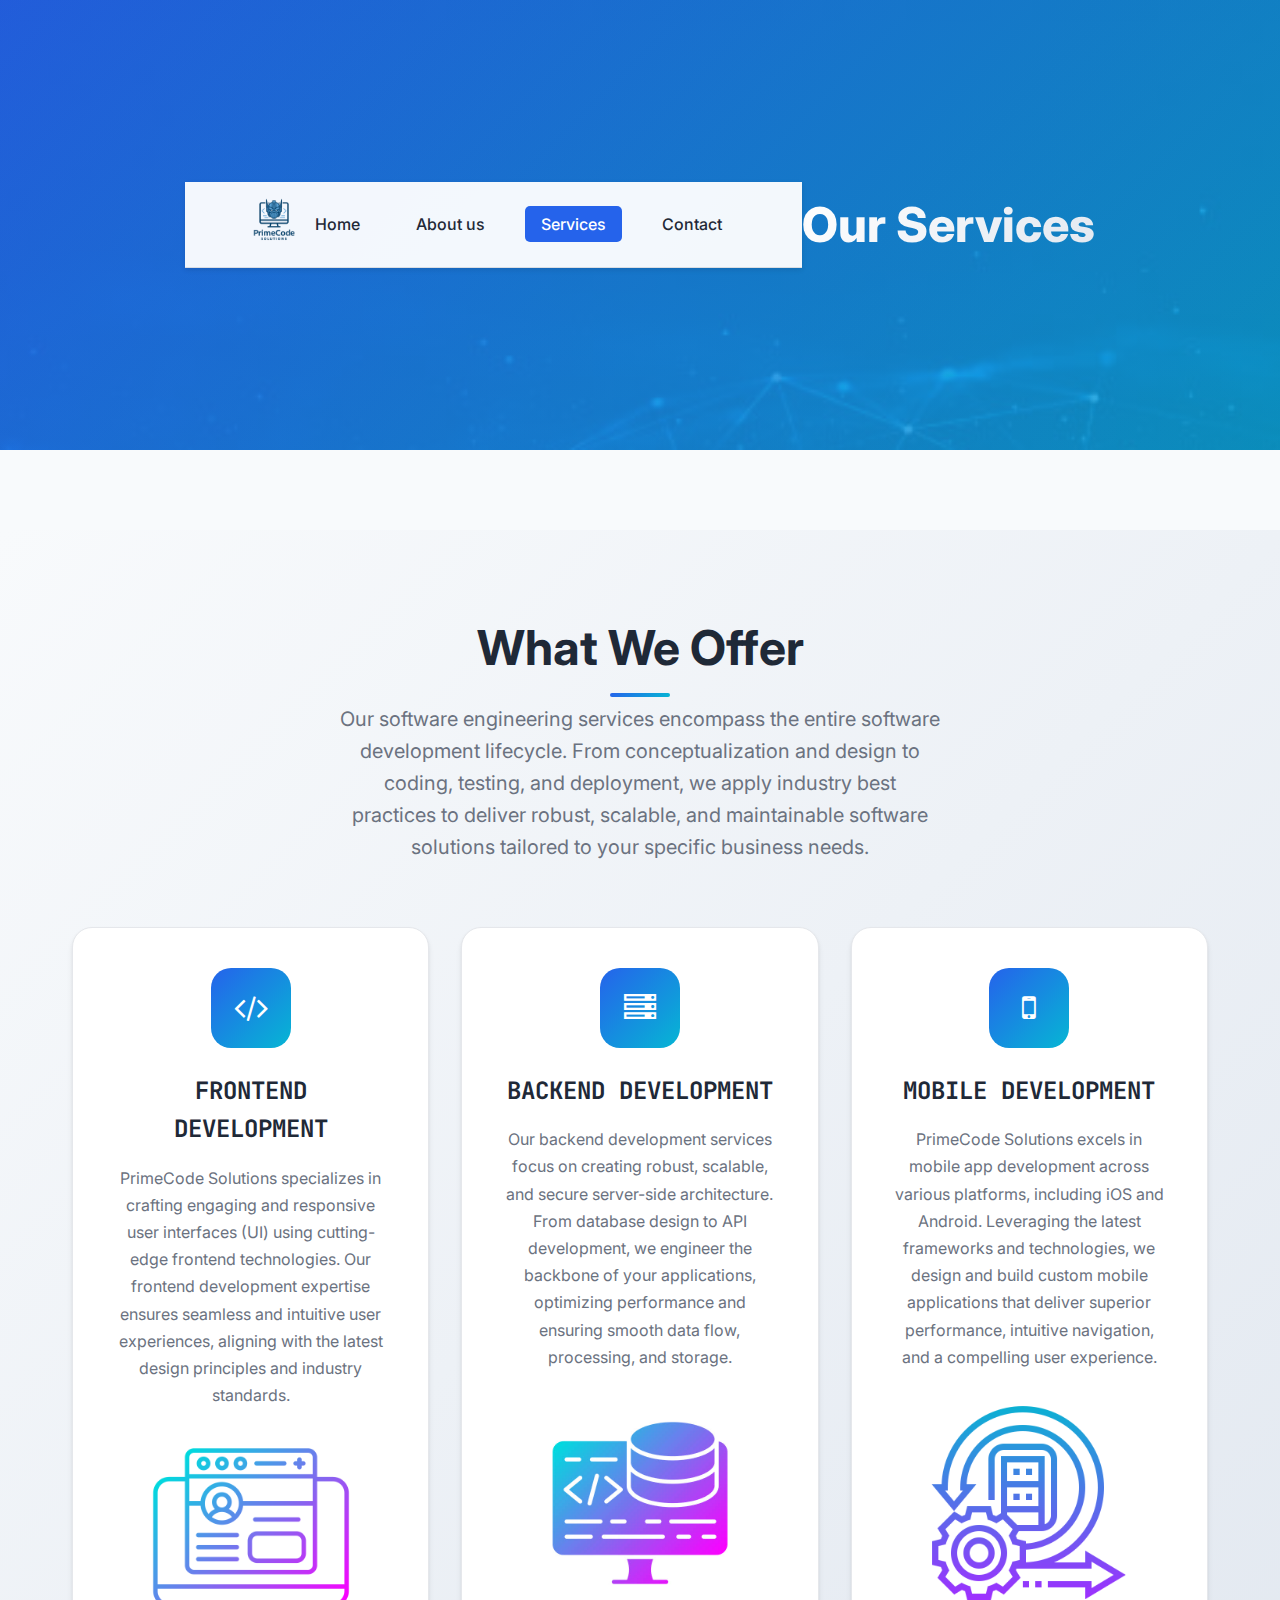
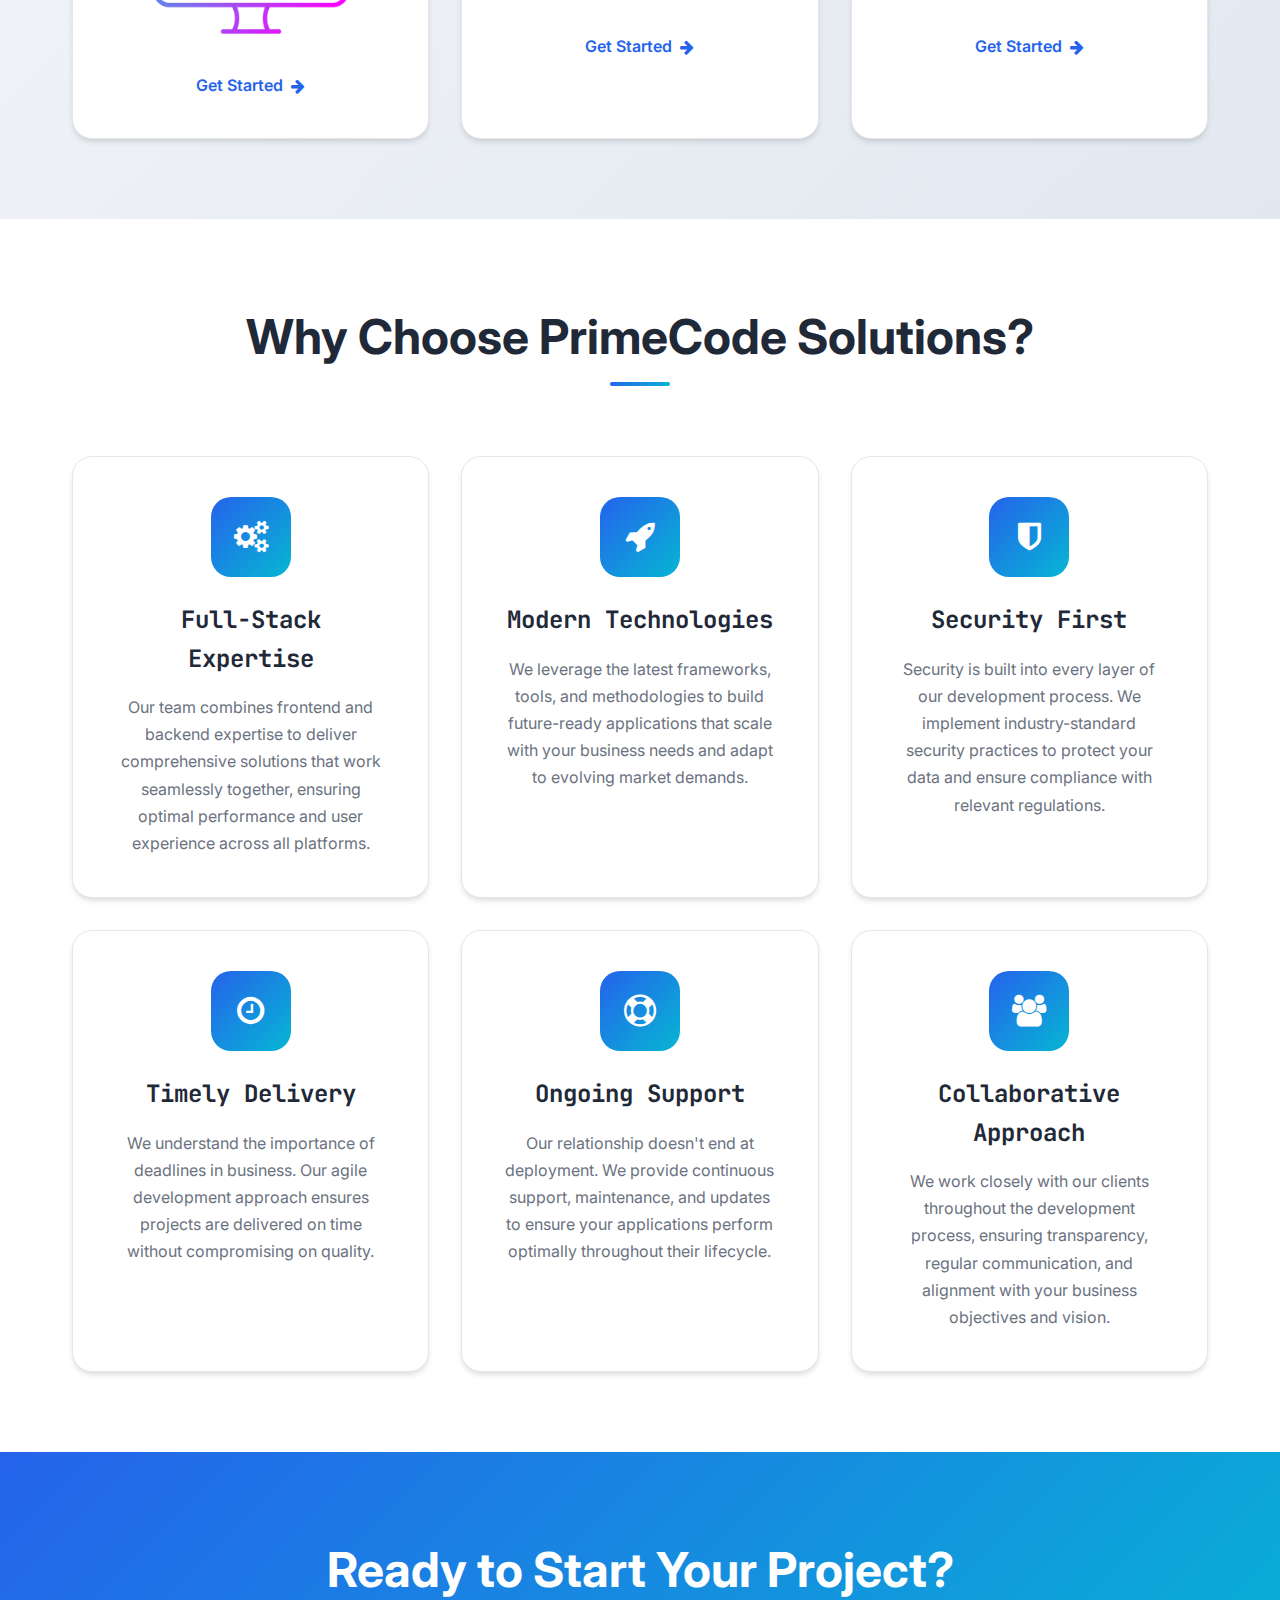
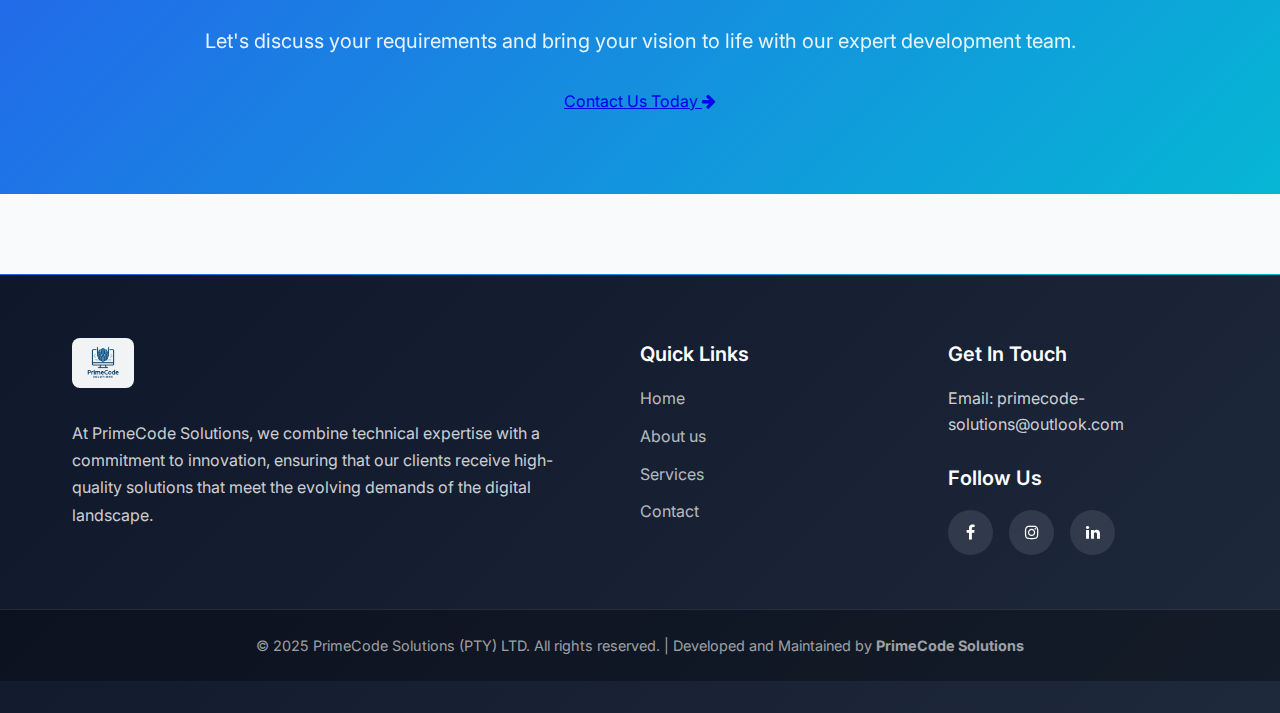
<file: services.html>
<!DOCTYPE html>
<html lang="en">
  <head>
    <meta charset="UTF-8" />
    <meta name="viewport" content="width=device-width, initial-scale=1.0" />
    <meta name="description" content="Comprehensive software engineering services including frontend development, backend development, and mobile app development by PrimeCode Solutions." />
    <meta name="keywords" content="frontend development, backend development, mobile development, software engineering services, web development" />
    <meta name="author" content="Morongwe Molaba" />
    <meta name="robots" content="index, follow" />
    <meta property="og:title" content="Our Services - PrimeCode Solutions" />
    <meta property="og:description" content="Professional software engineering services covering the entire development lifecycle - from web development to mobile applications." />
    <meta property="og:image" content="/img/front-end.png" />

    <!--Page icon-->
    <link rel="icon" href="img/logo.png" type="image/x-icon" />
    <title>Our Services - PrimeCode Solutions</title>

    <link rel="stylesheet" href="css/general.css" />
    <link rel="stylesheet" href="https://stackpath.bootstrapcdn.com/font-awesome/4.7.0/css/font-awesome.min.css" />
  </head>
  <body>
    <!--Header-->
    <section class="sub-header">
      <nav>
        <a href="index.html">
          <img src="img/logo.png" alt="PrimeCode Solutions Logo" class="logo" />
        </a>
        <div class="nav-links" id="navLinks">
          <button class="mobile-close" onclick="hideMenu()">
            <i class="fa fa-times"></i>
          </button>
          <ul>
            <li><a href="index.html">Home</a></li>
            <li><a href="aboutUs.html">About us</a></li>
            <li><a href="services.html" class="active">Services</a></li>
            <li><a href="contact.html">Contact</a></li>
          </ul>
        </div>
        <button class="mobile-menu-toggle" onclick="showMenu()">
          <i class="fa fa-bars"></i>
        </button>
      </nav>

      <h1>Our Services</h1>
    </section>

    <!--Main Content-->
    <div class="main-content">
      <!--Services Overview-->
      <section class="key-services">
        <div class="container">
          <div class="section-header">
            <h2 class="section-title">What We Offer</h2>
            <p class="section-subtitle">
              Our software engineering services encompass the entire software
              development lifecycle. From conceptualization and design to coding,
              testing, and deployment, we apply industry best practices to deliver
              robust, scalable, and maintainable software solutions tailored to your
              specific business needs.
            </p>
          </div>

          <div class="services-grid">
            <div class="service-card">
              <div class="service-icon">
                <i class="fa fa-code"></i>
              </div>
              <h2>FRONTEND DEVELOPMENT</h2>
              <p>
                PrimeCode Solutions specializes in crafting engaging and responsive
                user interfaces (UI) using cutting-edge frontend technologies. Our
                frontend development expertise ensures seamless and intuitive user
                experiences, aligning with the latest design principles and industry
                standards.
              </p>
              <div style="margin-top: 2rem;">
                <img src="img/front-end.png" alt="Frontend Development" style="width: 100%; max-width: 200px; height: auto; border-radius: 10px;">
              </div>
              <a href="contact.html" class="service-link">
                Get Started <i class="fa fa-arrow-right"></i>
              </a>
            </div>

            <div class="service-card">
              <div class="service-icon">
                <i class="fa fa-server"></i>
              </div>
              <h2>BACKEND DEVELOPMENT</h2>
              <p>
                Our backend development services focus on creating robust, scalable,
                and secure server-side architecture. From database design to API
                development, we engineer the backbone of your applications,
                optimizing performance and ensuring smooth data flow, processing,
                and storage.
              </p>
              <div style="margin-top: 2rem;">
                <img src="img/backend.jpeg" alt="Backend Development" style="width: 100%; max-width: 200px; height: auto; border-radius: 10px;">
              </div>
              <a href="contact.html" class="service-link">
                Get Started <i class="fa fa-arrow-right"></i>
              </a>
            </div>

            <div class="service-card">
              <div class="service-icon">
                <i class="fa fa-mobile"></i>
              </div>
              <h2>MOBILE DEVELOPMENT</h2>
              <p>
                PrimeCode Solutions excels in mobile app development across various
                platforms, including iOS and Android. Leveraging the latest
                frameworks and technologies, we design and build custom mobile
                applications that deliver superior performance, intuitive
                navigation, and a compelling user experience.
              </p>
              <div style="margin-top: 2rem;">
                <img src="img/mobile1.png" alt="Mobile Development" style="width: 100%; max-width: 200px; height: auto; border-radius: 10px;">
              </div>
              <a href="contact.html" class="service-link">
                Get Started <i class="fa fa-arrow-right"></i>
              </a>
            </div>
          </div>
        </div>
      </section>

      <!-- Additional Services Section -->
      <section style="background: var(--card-background); padding: 5rem 0;">
        <div class="container">
          <div class="section-header">
            <h2 class="section-title">Why Choose PrimeCode Solutions?</h2>
          </div>
          
          <div class="services-grid">
            <div class="service-card">
              <div class="service-icon">
                <i class="fa fa-cogs"></i>
              </div>
              <h2>Full-Stack Expertise</h2>
              <p>
                Our team combines frontend and backend expertise to deliver comprehensive 
                solutions that work seamlessly together, ensuring optimal performance and 
                user experience across all platforms.
              </p>
            </div>

            <div class="service-card">
              <div class="service-icon">
                <i class="fa fa-rocket"></i>
              </div>
              <h2>Modern Technologies</h2>
              <p>
                We leverage the latest frameworks, tools, and methodologies to build 
                future-ready applications that scale with your business needs and 
                adapt to evolving market demands.
              </p>
            </div>

            <div class="service-card">
              <div class="service-icon">
                <i class="fa fa-shield"></i>
              </div>
              <h2>Security First</h2>
              <p>
                Security is built into every layer of our development process. We 
                implement industry-standard security practices to protect your data 
                and ensure compliance with relevant regulations.
              </p>
            </div>

            <div class="service-card">
              <div class="service-icon">
                <i class="fa fa-clock-o"></i>
              </div>
              <h2>Timely Delivery</h2>
              <p>
                We understand the importance of deadlines in business. Our agile 
                development approach ensures projects are delivered on time without 
                compromising on quality.
              </p>
            </div>

            <div class="service-card">
              <div class="service-icon">
                <i class="fa fa-support"></i>
              </div>
              <h2>Ongoing Support</h2>
              <p>
                Our relationship doesn't end at deployment. We provide continuous 
                support, maintenance, and updates to ensure your applications perform 
                optimally throughout their lifecycle.
              </p>
            </div>

            <div class="service-card">
              <div class="service-icon">
                <i class="fa fa-users"></i>
              </div>
              <h2>Collaborative Approach</h2>
              <p>
                We work closely with our clients throughout the development process, 
                ensuring transparency, regular communication, and alignment with your 
                business objectives and vision.
              </p>
            </div>
          </div>
        </div>
      </section>

      <!-- Call to Action Section -->
      <section style="background: var(--gradient-primary); color: white; padding: 5rem 0; text-align: center;">
        <div class="container">
          <h2 style="font-size: clamp(2rem, 4vw, 3rem); margin-bottom: 1rem; font-weight: 700;">
            Ready to Start Your Project?
          </h2>
          <p style="font-size: 1.25rem; margin-bottom: 2rem; opacity: 0.9;">
            Let's discuss your requirements and bring your vision to life with our expert development team.
          </p>
          <a href="contact.html" class="btn-secondary">
            Contact Us Today <i class="fa fa-arrow-right"></i>
          </a>
        </div>
      </section>
    </div>

    <!--Footer-->
    <footer class="footer">
      <div class="footer-content">
        <div class="footer-section">
          <a href="index.html">
            <img src="img/logo.png" alt="PrimeCode Solutions Logo" class="footer-logo" />
          </a>  
          <p class="footer-description">
            At PrimeCode Solutions, we combine technical expertise with a
            commitment to innovation, ensuring that our clients receive
            high-quality solutions that meet the evolving demands of the digital
            landscape.
          </p>
        </div>
        
        <div class="footer-section">
          <h3>Quick Links</h3>
          <ul class="footer-nav">
            <li><a href="index.html">Home</a></li>
            <li><a href="aboutUs.html">About us</a></li>
            <li><a href="services.html">Services</a></li>
            <li><a href="contact.html">Contact</a></li>
          </ul>
        </div>
        
        <div class="footer-section">
          <h3>Get In Touch</h3>
          <div class="contact-info">
            <p>Email: primecode-solutions@outlook.com</p>
          </div>
          <h3>Follow Us</h3>
          <div class="social-icons">
            <a href="https://web.facebook.com/natasha.molaba" target="_blank" class="social-icon">
              <i class="fa fa-facebook"></i>
            </a>
            <a href="https://www.instagram.com/primecode_solutions/" target="_blank" class="social-icon">
              <i class="fa fa-instagram"></i>
            </a>
            <a href="#" target="_blank" class="social-icon">
              <i class="fa fa-linkedin"></i>
            </a>
          </div>
        </div>
      </div>
      
      <div class="footer-bottom">
        <p>
          &copy; 2025 PrimeCode Solutions (PTY) LTD. All rights reserved. | Developed and Maintained by <strong>PrimeCode Solutions</strong>
        </p>
      </div>
    </footer>

    <!--JS for Toggle Menu-->
    <script>
      function showMenu() {
        const navLinks = document.getElementById("navLinks");
        navLinks.classList.add("active");
        document.body.style.overflow = "hidden";
      }

      function hideMenu() {
        const navLinks = document.getElementById("navLinks");
        navLinks.classList.remove("active");
        document.body.style.overflow = "auto";
      }

      // Close menu when clicking on a link
      const navLinkElements = document.querySelectorAll('.nav-links a');
      for (let i = 0; i < navLinkElements.length; i++) {
        navLinkElements[i].onclick = hideMenu;
      }
      
      // Ensure close button works - multiple approaches
      const closeButton = document.querySelector('.mobile-close');
      if (closeButton) {
        closeButton.onclick = hideMenu;
        closeButton.addEventListener('click', hideMenu);
      }
      
      // Event delegation for close button
      document.addEventListener('click', function(event) {
        if (event.target.closest('.mobile-close')) {
          hideMenu();
        }
      });

      // Close menu when clicking outside
      document.onclick = function(event) {
        const navLinks = document.getElementById("navLinks");
        const menuToggle = document.querySelector('.mobile-menu-toggle');
        if (navLinks && menuToggle && !navLinks.contains(event.target) && !menuToggle.contains(event.target)) {
          hideMenu();
        }
      };
    </script>
  </body>
</html>
</file>
<file: css/homepage.css>
@import url('https://fonts.googleapis.com/css2?family=Inter:wght@300;400;500;600;700;800&family=JetBrains+Mono:wght@400;500;600&display=swap');

:root {
  --primary-color: #2563eb;
  --primary-dark: #1d4ed8;
  --secondary-color: #06b6d4;
  --accent-color: #8b5cf6;
  --text-primary: #1f2937;
  --text-secondary: #6b7280;
  --text-light: #ffffff;
  --background-light: #f8fafc;
  --background-dark: #0f172a;
  --card-background: #ffffff;
  --border-color: #e5e7eb;
  --shadow-sm: 0 1px 2px 0 rgba(0, 0, 0, 0.05);
  --shadow-md: 0 4px 6px -1px rgba(0, 0, 0, 0.1), 0 2px 4px -1px rgba(0, 0, 0, 0.06);
  --shadow-lg: 0 10px 15px -3px rgba(0, 0, 0, 0.1), 0 4px 6px -2px rgba(0, 0, 0, 0.05);
  --shadow-xl: 0 20px 25px -5px rgba(0, 0, 0, 0.1), 0 10px 10px -5px rgba(0, 0, 0, 0.04);
  --gradient-primary: linear-gradient(135deg, var(--primary-color) 0%, var(--secondary-color) 100%);
  --gradient-hero: linear-gradient(135deg, rgba(37, 99, 235, 0.9) 0%, rgba(6, 182, 212, 0.8) 100%);
}

* {
  margin: 0;
  padding: 0;
  box-sizing: border-box;
}

*::before,
*::after {
  box-sizing: border-box;
}

html {
  scroll-behavior: smooth;
  font-size: 16px;
}

body {
  font-family: 'Inter', -apple-system, BlinkMacSystemFont, 'Segoe UI', Roboto, Oxygen, Ubuntu, Cantarell, sans-serif;
  line-height: 1.6;
  color: var(--text-primary);
  overflow-x: hidden;
  background-color: var(--background-light);
}


.header {
  min-height: 100vh;
  width: 100%;
  position: relative;
  background: var(--gradient-hero), url(../img/space-digital.webp);
  background-position: center;
  background-size: cover;
  background-attachment: fixed;
  display: flex;
  flex-direction: column;
  overflow: hidden;
}

.header::before {
  content: '';
  position: absolute;
  top: 0;
  left: 0;
  right: 0;
  bottom: 0;
  background: linear-gradient(135deg, rgba(37, 99, 235, 0.1) 0%, rgba(6, 182, 212, 0.05) 100%);
  z-index: 1;
}

.header > * {
  position: relative;
  z-index: 2;
}

.logo {
  height: 50px;
  width: auto;
  background-color: rgba(255, 255, 255, 0.95);
  border-radius: 8px;
  padding: 8px 12px;
  backdrop-filter: blur(10px);
  border: 1px solid rgba(255, 255, 255, 0.2);
  transition: all 0.3s ease;
}

.logo:hover {
  transform: translateY(-2px);
  box-shadow: var(--shadow-lg);
}

nav {
  display: flex;
  padding: 1rem 5%;
  justify-content: space-between;
  align-items: center;
  background: rgba(255, 255, 255, 0.95);
  border-bottom: 1px solid rgba(0, 0, 0, 0.1);
  position: sticky;
  top: 0;
  z-index: 1000;
  box-shadow: 0 2px 5px rgba(0, 0, 0, 0.1);
}

nav img {
  height: 50px;
  width: auto;
}

.nav-links {
  flex: 1;
  text-align: right;
}

.nav-links ul {
  display: flex;
  gap: 1.5rem;
  align-items: center;
  justify-content: flex-end;
  margin: 0;
  padding: 0;
}

.nav-links ul li {
  list-style: none;
}

.nav-links ul li a {
  color: var(--text-primary);
  text-decoration: none;
  font-size: 1rem;
  font-weight: 500;
  padding: 0.5rem 1rem;
  border-radius: 5px;
  transition: all 0.2s ease;
}

.nav-links ul li a:hover {
  background: var(--primary-color);
  color: white;
}

.nav-links ul li a.active {
  background: var(--primary-color);
  color: white;
}

/* Mobile Menu */
.mobile-menu-toggle {
  display: none;
  background: none;
  border: none;
  color: var(--text-primary);
  font-size: 1.5rem;
  cursor: pointer;
  padding: 0.5rem;
}

.mobile-close {
  display: none;
}

@media (max-width: 768px) {
  .mobile-menu-toggle {
    display: block;
  }
  
  .nav-links {
    position: fixed;
    top: 0;
    right: -100%;
    height: 100vh;
    width: 250px;
    background: white;
    border-left: 1px solid var(--border-color);
    transition: right 0.3s ease;
    z-index: 9999;
    box-shadow: -5px 0 15px rgba(0, 0, 0, 0.1);
  }
  
  .nav-links.active {
    right: 0;
  }
  
  .nav-links ul {
    flex-direction: column;
    gap: 0;
    padding: 4rem 1rem 1rem;
    height: 100%;
    justify-content: flex-start;
  }
  
  .nav-links ul li {
    width: 100%;
    margin-bottom: 0.5rem;
  }
  
  .nav-links ul li a {
    display: block;
    padding: 1rem;
    border-radius: 5px;
    font-size: 1rem;
    color: var(--text-primary);
  }
  
  .mobile-close {
    display: flex;
    position: absolute;
    top: 1rem;
    right: 1rem;
    background: none;
    border: none;
    color: var(--text-primary);
    font-size: 1.5rem;
    cursor: pointer;
    padding: 0.5rem;
    z-index: 10000;
    width: 40px;
    height: 40px;
    align-items: center;
    justify-content: center;
  }
  
  .mobile-close:hover {
    color: var(--primary-color);
    background: rgba(0, 0, 0, 0.05);
    border-radius: 50%;
  }
}

.text-box {
  max-width: 1200px;
  margin: 0 auto;
  padding: 0 2rem;
  text-align: center;
  position: absolute;
  top: 50%;
  left: 50%;
  transform: translate(-50%, -50%);
  width: 100%;
  z-index: 1;
}

.text-box h1 {
  font-size: clamp(2.5rem, 5vw, 4rem);
  font-weight: 800;
  color: var(--text-light);
  margin-bottom: 1.5rem;
  line-height: 1.2;
  letter-spacing: -0.02em;
  background: linear-gradient(135deg, #ffffff 0%, #e2e8f0 100%);
  -webkit-background-clip: text;
  -webkit-text-fill-color: transparent;
  background-clip: text;
  animation: fadeInUp 1s ease-out;
}

.text-box p {
  font-size: clamp(1.1rem, 2vw, 1.25rem);
  color: rgba(255, 255, 255, 0.9);
  margin-bottom: 2.5rem;
  font-weight: 400;
  line-height: 1.7;
  max-width: 600px;
  margin-left: auto;
  margin-right: auto;
  animation: fadeInUp 1s ease-out 0.2s both;
}

.hero-cta {
  display: flex;
  gap: 1rem;
  justify-content: center;
  flex-wrap: wrap;
  animation: fadeInUp 1s ease-out 0.4s both;
}

.btn-primary {
  background: var(--gradient-primary);
  color: white;
  padding: 1rem 2rem;
  border: none;
  border-radius: 50px;
  font-size: 1.1rem;
  font-weight: 600;
  text-decoration: none;
  display: inline-flex;
  align-items: center;
  gap: 0.5rem;
  transition: all 0.3s ease;
  cursor: pointer;
}

.btn-primary:hover {
  transform: translateY(-3px);
  box-shadow: 0 10px 25px rgba(37, 99, 235, 0.3);
}

.btn-secondary {
  background: rgba(255, 255, 255, 0.1);
  color: white;
  padding: 1rem 2rem;
  border: 2px solid rgba(255, 255, 255, 0.3);
  border-radius: 50px;
  font-size: 1.1rem;
  font-weight: 600;
  text-decoration: none;
  display: inline-flex;
  align-items: center;
  gap: 0.5rem;
  transition: all 0.3s ease;
  backdrop-filter: blur(10px);
}

.btn-secondary:hover {
  background: rgba(255, 255, 255, 0.2);
  transform: translateY(-3px);
  box-shadow: 0 10px 25px rgba(255, 255, 255, 0.1);
}

@keyframes fadeInUp {
  from {
    opacity: 0;
    transform: translateY(30px);
  }
  to {
    opacity: 1;
    transform: translateY(0);
  }
}

/* Main Content Sections */
.main-content {
  background: var(--background-light);
}

.section {
  padding: 5rem 0;
  position: relative;
}

.section:nth-child(even) {
  background: var(--card-background);
}

.container {
  max-width: 1200px;
  margin: 0 auto;
  padding: 0 2rem;
}

.section-header {
  text-align: center;
  margin-bottom: 4rem;
}

.section-title {
  font-size: clamp(2rem, 4vw, 3rem);
  font-weight: 700;
  color: var(--text-primary);
  margin-bottom: 1rem;
  position: relative;
  display: inline-block;
}

.section-title::after {
  content: '';
  position: absolute;
  bottom: -10px;
  left: 50%;
  transform: translateX(-50%);
  width: 60px;
  height: 4px;
  background: var(--gradient-primary);
  border-radius: 2px;
}

.section-subtitle {
  font-size: 1.25rem;
  color: var(--text-secondary);
  max-width: 600px;
  margin: 0 auto;
  line-height: 1.6;
}

.vision {
  background: linear-gradient(135deg, #667eea 0%, #764ba2 100%);
  color: white;
  position: relative;
  overflow: hidden;
}

.vision::before {
  content: '';
  position: absolute;
  top: 0;
  left: 0;
  right: 0;
  bottom: 0;
  background: url('data:image/svg+xml,<svg xmlns="http://www.w3.org/2000/svg" viewBox="0 0 100 100"><defs><pattern id="grain" width="100" height="100" patternUnits="userSpaceOnUse"><circle cx="50" cy="50" r="1" fill="white" opacity="0.1"/></pattern></defs><rect width="100" height="100" fill="url(%23grain)"/></svg>');
  opacity: 0.3;
}

.vision .container {
  position: relative;
  z-index: 2;
}

.vision .section-title {
  color: white;
}

.vision .section-title::after {
  background: rgba(255, 255, 255, 0.8);
}

.vision .section-subtitle {
  color: rgba(255, 255, 255, 0.9);
}

.vision-content {
  display: grid;
  grid-template-columns: 1fr;
  gap: 2rem;
  text-align: center;
}

.vision-text {
  font-size: 1.1rem;
  line-height: 1.8;
  color: rgba(255, 255, 255, 0.95);
}

/* Mission Section */
.mission {
  background: var(--card-background);
}

.mission-content {
  display: grid;
  grid-template-columns: 1fr 1fr;
  gap: 4rem;
  align-items: center;
}

.mission-text {
  font-size: 1.1rem;
  line-height: 1.8;
  color: var(--text-secondary);
}

.mission-image {
  position: relative;
  border-radius: 20px;
  overflow: hidden;
  box-shadow: var(--shadow-xl);
  transform: perspective(1000px) rotateY(-5deg);
  transition: transform 0.3s ease;
}

.mission-image:hover {
  transform: perspective(1000px) rotateY(0deg) scale(1.02);
}

.mission-image img {
  width: 100%;
  height: 400px;
  object-fit: cover;
  display: block;
}

@media (max-width: 768px) {
  .mission-content {
    grid-template-columns: 1fr;
    gap: 2rem;
  }
  
  .mission-image {
    transform: none;
  }
}

/* Key Services Section */
.key-services {
  background: linear-gradient(135deg, #f8fafc 0%, #e2e8f0 100%);
  position: relative;
}

.services-grid {
  display: grid;
  grid-template-columns: repeat(auto-fit, minmax(350px, 1fr));
  gap: 2rem;
  margin-top: 3rem;
}

.service-card {
  background: var(--card-background);
  border-radius: 20px;
  padding: 2.5rem;
  text-align: center;
  box-shadow: var(--shadow-md);
  transition: all 0.4s cubic-bezier(0.4, 0, 0.2, 1);
  position: relative;
  overflow: hidden;
  border: 1px solid var(--border-color);
}

.service-card::before {
  content: '';
  position: absolute;
  top: 0;
  left: 0;
  right: 0;
  height: 4px;
  background: var(--gradient-primary);
  transform: scaleX(0);
  transition: transform 0.3s ease;
}

.service-card:hover::before {
  transform: scaleX(1);
}

.service-card:hover {
  transform: translateY(-10px);
  box-shadow: var(--shadow-xl);
  border-color: var(--primary-color);
}

.service-icon {
  width: 80px;
  height: 80px;
  margin: 0 auto 1.5rem;
  background: var(--gradient-primary);
  border-radius: 20px;
  display: flex;
  align-items: center;
  justify-content: center;
  font-size: 2rem;
  color: white;
  transition: all 0.3s ease;
}

.service-card:hover .service-icon {
  transform: scale(1.1) rotate(5deg);
}

.service-card h2 {
  font-size: 1.5rem;
  font-weight: 700;
  color: var(--text-primary);
  margin-bottom: 1rem;
  font-family: 'JetBrains Mono', monospace;
}

.service-card p {
  color: var(--text-secondary);
  line-height: 1.7;
  font-size: 1rem;
}

.service-link {
  display: inline-flex;
  align-items: center;
  gap: 0.5rem;
  margin-top: 1.5rem;
  color: var(--primary-color);
  text-decoration: none;
  font-weight: 600;
  transition: all 0.3s ease;
}

.service-link:hover {
  color: var(--primary-dark);
  transform: translateX(5px);
}

@media (max-width: 768px) {
  .services-grid {
    grid-template-columns: 1fr;
    gap: 1.5rem;
  }
  
  .service-card {
    padding: 2rem;
  }
}

/* Footer */
.footer {
  background: linear-gradient(135deg, var(--background-dark) 0%, #1e293b 100%);
  color: white;
  padding: 4rem 0 2rem;
  position: relative;
  overflow: hidden;
}

.footer::before {
  content: '';
  position: absolute;
  top: 0;
  left: 0;
  right: 0;
  height: 1px;
  background: var(--gradient-primary);
}

.footer-content {
  max-width: 1200px;
  margin: 0 auto;
  padding: 0 2rem;
  display: grid;
  grid-template-columns: 2fr 1fr 1fr;
  gap: 3rem;
}

.footer-section h2 {
  font-size: 1.5rem;
  font-weight: 700;
  margin-bottom: 1.5rem;
  color: white;
}

.footer-section h3 {
  font-size: 1.25rem;
  font-weight: 600;
  margin-bottom: 1rem;
  color: white;
}

.footer-logo {
  height: 50px;
  width: auto;
  background-color: rgba(255, 255, 255, 0.95);
  border-radius: 8px;
  padding: 8px 12px;
  margin-bottom: 1.5rem;
}

.footer-description {
  color: rgba(255, 255, 255, 0.8);
  line-height: 1.7;
  margin-bottom: 2rem;
}

.footer-nav {
  list-style: none;
}

.footer-nav li {
  margin-bottom: 0.75rem;
}

.footer-nav a {
  color: rgba(255, 255, 255, 0.7);
  text-decoration: none;
  transition: all 0.3s ease;
  position: relative;
}

.footer-nav a:hover {
  color: var(--secondary-color);
  transform: translateX(5px);
}

.contact-info {
  color: rgba(255, 255, 255, 0.8);
  margin-bottom: 1.5rem;
}

.social-icons {
  display: flex;
  gap: 1rem;
  margin-top: 1rem;
}

.social-icon {
  width: 45px;
  height: 45px;
  background: rgba(255, 255, 255, 0.1);
  border-radius: 50%;
  display: flex;
  align-items: center;
  justify-content: center;
  color: white;
  text-decoration: none;
  transition: all 0.3s ease;
  backdrop-filter: blur(10px);
}

.social-icon:hover {
  background: var(--gradient-primary);
  transform: translateY(-3px);
  box-shadow: 0 8px 25px rgba(37, 99, 235, 0.3);
}

.footer-bottom {
  background: rgba(0, 0, 0, 0.3);
  padding: 1.5rem 0;
  margin-top: 3rem;
  text-align: center;
  border-top: 1px solid rgba(255, 255, 255, 0.1);
}

.footer-bottom p {
  color: rgba(255, 255, 255, 0.6);
  font-size: 0.9rem;
}

@media (max-width: 768px) {
  .footer-content {
    grid-template-columns: 1fr;
    gap: 2rem;
    text-align: center;
  }
  
  .social-icons {
    justify-content: center;
  }
}
</file>
<file: css/general.css>
@import url('https://fonts.googleapis.com/css2?family=Inter:wght@300;400;500;600;700;800&family=JetBrains+Mono:wght@400;500;600&display=swap');

:root {
  --primary-color: #2563eb;
  --primary-dark: #1d4ed8;
  --secondary-color: #06b6d4;
  --accent-color: #8b5cf6;
  --text-primary: #1f2937;
  --text-secondary: #6b7280;
  --text-light: #ffffff;
  --background-light: #f8fafc;
  --background-dark: #0f172a;
  --card-background: #ffffff;
  --border-color: #e5e7eb;
  --shadow-sm: 0 1px 2px 0 rgba(0, 0, 0, 0.05);
  --shadow-md: 0 4px 6px -1px rgba(0, 0, 0, 0.1), 0 2px 4px -1px rgba(0, 0, 0, 0.06);
  --shadow-lg: 0 10px 15px -3px rgba(0, 0, 0, 0.1), 0 4px 6px -2px rgba(0, 0, 0, 0.05);
  --shadow-xl: 0 20px 25px -5px rgba(0, 0, 0, 0.1), 0 10px 10px -5px rgba(0, 0, 0, 0.04);
  --gradient-primary: linear-gradient(135deg, var(--primary-color) 0%, var(--secondary-color) 100%);
  --gradient-hero: linear-gradient(135deg, rgba(37, 99, 235, 0.9) 0%, rgba(6, 182, 212, 0.8) 100%);
}

* {
  margin: 0;
  padding: 0;
  box-sizing: border-box;
}

*::before,
*::after {
  box-sizing: border-box;
}

html {
  scroll-behavior: smooth;
  font-size: 16px;
}

body {
  font-family: 'Inter', -apple-system, BlinkMacSystemFont, 'Segoe UI', Roboto, Oxygen, Ubuntu, Cantarell, sans-serif;
  line-height: 1.6;
  color: var(--text-primary);
  overflow-x: hidden;
  background-color: var(--background-light);
}

/*Header*/
.logo {
  height: 45px;
  width: auto;
}

nav {
  display: flex;
  padding: 1rem 5%;
  justify-content: space-between;
  align-items: center;
  background: rgba(255, 255, 255, 0.95);
  border-bottom: 1px solid rgba(0, 0, 0, 0.1);
  position: sticky;
  top: 0;
  z-index: 1000;
  box-shadow: 0 2px 5px rgba(0, 0, 0, 0.1);
}

nav img {
  height: 45px;
  width: auto;
}

.nav-links {
  flex: 1;
  text-align: right;
}

.nav-links ul {
  display: flex;
  gap: 1.5rem;
  align-items: center;
  justify-content: flex-end;
  margin: 0;
  padding: 0;
}

.nav-links ul li {
  list-style: none;
}

.nav-links ul li a {
  color: var(--text-primary);
  text-decoration: none;
  font-size: 1rem;
  font-weight: 500;
  padding: 0.5rem 1rem;
  border-radius: 5px;
  transition: all 0.2s ease;
}

.nav-links ul li a:hover {
  background: var(--primary-color);
  color: white;
}

.nav-links ul li a.active {
  background: var(--primary-color);
  color: white;
}

/* Mobile Menu */
.mobile-menu-toggle {
  display: none;
  background: none;
  border: none;
  color: var(--text-primary);
  font-size: 1.5rem;
  cursor: pointer;
  padding: 0.5rem;
}

.mobile-close {
  display: none;
}

@media (max-width: 768px) {
  /* Ensure navbar stays properly positioned on mobile */
  nav {
    display: flex;
    justify-content: space-between;
    align-items: center;
    padding: 1rem 5%;
    position: sticky;
    top: 0;
    z-index: 1000;
    background: rgba(255, 255, 255, 0.95);
    box-shadow: 0 2px 5px rgba(0, 0, 0, 0.1);
  }
  
  .logo {
    height: 40px;
    width: auto;
    flex-shrink: 0;
  }
  
  .mobile-menu-toggle {
    display: block;
    flex-shrink: 0;
    background: none;
    border: none;
    color: var(--text-primary);
    font-size: 1.5rem;
    cursor: pointer;
    padding: 0.5rem;
    border-radius: 5px;
    transition: background-color 0.2s ease;
  }
  
  .mobile-menu-toggle:hover {
    background: rgba(0, 0, 0, 0.1);
  }
  
  .nav-links {
    position: fixed;
    top: 0;
    right: -100%;
    height: 100vh;
    width: 250px;
    background: white;
    border-left: 1px solid var(--border-color);
    transition: right 0.3s ease;
    z-index: 9999;
    box-shadow: -5px 0 15px rgba(0, 0, 0, 0.1);
    /* Hide from main navbar layout */
    flex: none;
    text-align: left;
  }
  
  .nav-links.active {
    right: 0;
  }
  
  .nav-links ul {
    flex-direction: column;
    gap: 0;
    padding: 4rem 1rem 1rem;
    height: 100%;
    justify-content: flex-start;
  }
  
  .nav-links ul li {
    width: 100%;
    margin-bottom: 0.5rem;
  }
  
  .nav-links ul li a {
    display: block;
    padding: 1rem;
    border-radius: 5px;
    font-size: 1rem;
    color: var(--text-primary);
  }
  
  .mobile-close {
    display: flex;
    position: absolute;
    top: 1rem;
    right: 1rem;
    background: none;
    border: none;
    color: var(--text-primary);
    font-size: 1.5rem;
    cursor: pointer;
    padding: 0.5rem;
    z-index: 10000;
    width: 40px;
    height: 40px;
    align-items: center;
    justify-content: center;
  }
  
  .mobile-close:hover {
    color: var(--primary-color);
    background: rgba(0, 0, 0, 0.05);
    border-radius: 50%;
  }
}

.sub-header {
  height: 50vh;
  width: 100%;
  background: var(--gradient-hero), url(../img/background4.jpeg);
  background-position: center;
  background-size: cover;
  background-attachment: fixed;
  text-align: center;
  color: #fff;
  display: flex;
  align-items: center;
  justify-content: center;
  position: relative;
  overflow: hidden;
}

.sub-header::before {
  content: '';
  position: absolute;
  top: 0;
  left: 0;
  right: 0;
  bottom: 0;
  background: linear-gradient(135deg, rgba(37, 99, 235, 0.1) 0%, rgba(6, 182, 212, 0.05) 100%);
  z-index: 1;
}

.sub-header h1 {
  font-size: clamp(2rem, 4vw, 3rem);
  font-weight: 800;
  position: relative;
  z-index: 2;
  background: linear-gradient(135deg, #ffffff 0%, #e2e8f0 100%);
  -webkit-background-clip: text;
  -webkit-text-fill-color: transparent;
  background-clip: text;
}

/* Main Content */
.main-content {
  background: var(--background-light);
  min-height: 50vh;
  padding: 5rem 0;
}

.container {
  max-width: 1200px;
  margin: 0 auto;
  padding: 0 2rem;
}

.section-header {
  text-align: center;
  margin-bottom: 4rem;
}

.section-title {
  font-size: clamp(2rem, 4vw, 3rem);
  font-weight: 700;
  color: var(--text-primary);
  margin-bottom: 1rem;
  position: relative;
  display: inline-block;
}

.section-title::after {
  content: '';
  position: absolute;
  bottom: -10px;
  left: 50%;
  transform: translateX(-50%);
  width: 60px;
  height: 4px;
  background: var(--gradient-primary);
  border-radius: 2px;
}

.section-subtitle {
  font-size: 1.25rem;
  color: var(--text-secondary);
  max-width: 600px;
  margin: 0 auto;
  line-height: 1.6;
}

/*About Us content*/
.about-us {
  padding: 0;
}

.about-content {
  display: grid;
  grid-template-columns: 1fr 1fr;
  gap: 4rem;
  align-items: center;
  margin-top: 3rem;
}

.about-text h1 {
  font-size: 2.5rem;
  font-weight: 700;
  color: var(--text-primary);
  margin-bottom: 1.5rem;
}

.about-text p {
  font-size: 1.1rem;
  line-height: 1.8;
  color: var(--text-secondary);
  margin-bottom: 1.5rem;
}

.about-image {
  position: relative;
  border-radius: 20px;
  overflow: hidden;
  box-shadow: var(--shadow-xl);
  transform: perspective(1000px) rotateY(5deg);
  transition: transform 0.3s ease;
}

.about-image:hover {
  transform: perspective(1000px) rotateY(0deg) scale(1.02);
}

.about-image img {
  width: 100%;
  height: 400px;
  object-fit: cover;
  display: block;
}

@media (max-width: 768px) {
  .about-content {
    grid-template-columns: 1fr;
    gap: 2rem;
  }
  
  .about-image {
    transform: none;
  }
}

/*Key Services*/
.key-services {
  background: linear-gradient(135deg, #f8fafc 0%, #e2e8f0 100%);
  padding: 5rem 0;
}

.services-grid {
  display: grid;
  grid-template-columns: repeat(auto-fit, minmax(350px, 1fr));
  gap: 2rem;
  margin-top: 3rem;
}

.service-card {
  background: var(--card-background);
  border-radius: 20px;
  padding: 2.5rem;
  text-align: center;
  box-shadow: var(--shadow-md);
  transition: all 0.4s cubic-bezier(0.4, 0, 0.2, 1);
  position: relative;
  overflow: hidden;
  border: 1px solid var(--border-color);
}

.service-card::before {
  content: '';
  position: absolute;
  top: 0;
  left: 0;
  right: 0;
  height: 4px;
  background: var(--gradient-primary);
  transform: scaleX(0);
  transition: transform 0.3s ease;
}

.service-card:hover::before {
  transform: scaleX(1);
}

.service-card:hover {
  transform: translateY(-10px);
  box-shadow: var(--shadow-xl);
  border-color: var(--primary-color);
}

.service-icon {
  width: 80px;
  height: 80px;
  margin: 0 auto 1.5rem;
  background: var(--gradient-primary);
  border-radius: 20px;
  display: flex;
  align-items: center;
  justify-content: center;
  font-size: 2rem;
  color: white;
  transition: all 0.3s ease;
}

.service-card:hover .service-icon {
  transform: scale(1.1) rotate(5deg);
}

.service-card h2 {
  font-size: 1.5rem;
  font-weight: 700;
  color: var(--text-primary);
  margin-bottom: 1rem;
  font-family: 'JetBrains Mono', monospace;
}

.service-card p {
  color: var(--text-secondary);
  line-height: 1.7;
  font-size: 1rem;
}

.service-link {
  display: inline-flex;
  align-items: center;
  gap: 0.5rem;
  margin-top: 1.5rem;
  color: var(--primary-color);
  text-decoration: none;
  font-weight: 600;
  transition: all 0.3s ease;
}

.service-link:hover {
  color: var(--primary-dark);
  transform: translateX(5px);
}

@media (max-width: 768px) {
  .services-grid {
    grid-template-columns: 1fr;
    gap: 1.5rem;
  }
  
  .service-card {
    padding: 2rem;
  }
}

/*Contact Us*/
.location {
  padding: 3rem 0;
}

.location iframe {
  width: 100%;
  height: 400px;
  border-radius: 15px;
  border: none;
  box-shadow: var(--shadow-lg);
}

.contact-us {
  padding: 5rem 0;
}

.contact-content {
  display: grid;
  grid-template-columns: 1fr 1fr;
  gap: 4rem;
  align-items: start;
}

.contact-info-section {
  display: flex;
  flex-direction: column;
  gap: 2rem;
}

.contact-item {
  display: flex;
  align-items: flex-start;
  gap: 1rem;
  padding: 1.5rem;
  background: var(--card-background);
  border-radius: 15px;
  box-shadow: var(--shadow-md);
  transition: all 0.3s ease;
}

.contact-item:hover {
  transform: translateY(-5px);
  box-shadow: var(--shadow-lg);
}

.contact-icon {
  width: 50px;
  height: 50px;
  background: var(--gradient-primary);
  border-radius: 12px;
  display: flex;
  align-items: center;
  justify-content: center;
  color: white;
  font-size: 1.5rem;
  flex-shrink: 0;
}

.contact-details h5 {
  font-size: 1.1rem;
  font-weight: 600;
  color: var(--text-primary);
  margin-bottom: 0.5rem;
}

.contact-details p {
  color: var(--text-secondary);
  margin: 0;
}

.contact-form {
  background: var(--card-background);
  padding: 2.5rem;
  border-radius: 20px;
  box-shadow: var(--shadow-lg);
  border: 1px solid var(--border-color);
}

.form-group {
  margin-bottom: 1.5rem;
}

.form-group label {
  display: block;
  margin-bottom: 0.5rem;
  font-weight: 600;
  color: var(--text-primary);
}

.form-control {
  width: 100%;
  padding: 1rem;
  border: 2px solid var(--border-color);
  border-radius: 12px;
  font-size: 1rem;
  transition: all 0.3s ease;
  background: var(--background-light);
}

.form-control:focus {
  outline: none;
  border-color: var(--primary-color);
  box-shadow: 0 0 0 3px rgba(37, 99, 235, 0.1);
}

.form-control::placeholder {
  color: var(--text-secondary);
}

textarea.form-control {
  resize: vertical;
  min-height: 120px;
}

.btn-submit {
  background: var(--gradient-primary);
  color: white;
  padding: 1rem 2rem;
  border: none;
  border-radius: 50px;
  font-size: 1.1rem;
  font-weight: 600;
  cursor: pointer;
  transition: all 0.3s ease;
  width: 100%;
}

.btn-submit:hover {
  transform: translateY(-2px);
  box-shadow: 0 10px 25px rgba(37, 99, 235, 0.3);
}

@media (max-width: 768px) {
  .contact-content {
    grid-template-columns: 1fr;
    gap: 2rem;
  }
  
  .contact-form {
    padding: 2rem;
  }
}

/* Footer */
.footer {
  background: linear-gradient(135deg, var(--background-dark) 0%, #1e293b 100%);
  color: white;
  padding: 4rem 0 2rem;
  position: relative;
  overflow: hidden;
}

.footer::before {
  content: '';
  position: absolute;
  top: 0;
  left: 0;
  right: 0;
  height: 1px;
  background: var(--gradient-primary);
}

.footer-content {
  max-width: 1200px;
  margin: 0 auto;
  padding: 0 2rem;
  display: grid;
  grid-template-columns: 2fr 1fr 1fr;
  gap: 3rem;
}

.footer-section h2 {
  font-size: 1.5rem;
  font-weight: 700;
  margin-bottom: 1.5rem;
  color: white;
}

.footer-section h3 {
  font-size: 1.25rem;
  font-weight: 600;
  margin-bottom: 1rem;
  color: white;
}

.footer-logo {
  height: 50px;
  width: auto;
  background-color: rgba(255, 255, 255, 0.95);
  border-radius: 8px;
  padding: 8px 12px;
  margin-bottom: 1.5rem;
}

.footer-description {
  color: rgba(255, 255, 255, 0.8);
  line-height: 1.7;
  margin-bottom: 2rem;
}

.footer-nav {
  list-style: none;
}

.footer-nav li {
  margin-bottom: 0.75rem;
}

.footer-nav a {
  color: rgba(255, 255, 255, 0.7);
  text-decoration: none;
  transition: all 0.3s ease;
  position: relative;
}

.footer-nav a:hover {
  color: var(--secondary-color);
  transform: translateX(5px);
}

.contact-info {
  color: rgba(255, 255, 255, 0.8);
  margin-bottom: 1.5rem;
}

.social-icons {
  display: flex;
  gap: 1rem;
  margin-top: 1rem;
}

.social-icon {
  width: 45px;
  height: 45px;
  background: rgba(255, 255, 255, 0.1);
  border-radius: 50%;
  display: flex;
  align-items: center;
  justify-content: center;
  color: white;
  text-decoration: none;
  transition: all 0.3s ease;
  backdrop-filter: blur(10px);
}

.social-icon:hover {
  background: var(--gradient-primary);
  transform: translateY(-3px);
  box-shadow: 0 8px 25px rgba(37, 99, 235, 0.3);
}

.footer-bottom {
  background: rgba(0, 0, 0, 0.3);
  padding: 1.5rem 0;
  margin-top: 3rem;
  text-align: center;
  border-top: 1px solid rgba(255, 255, 255, 0.1);
}

.footer-bottom p {
  color: rgba(255, 255, 255, 0.6);
  font-size: 0.9rem;
}

@media (max-width: 768px) {
  .footer-content {
    grid-template-columns: 1fr;
    gap: 2rem;
    text-align: center;
  }
  
  .social-icons {
    justify-content: center;
  }
}
</file>
